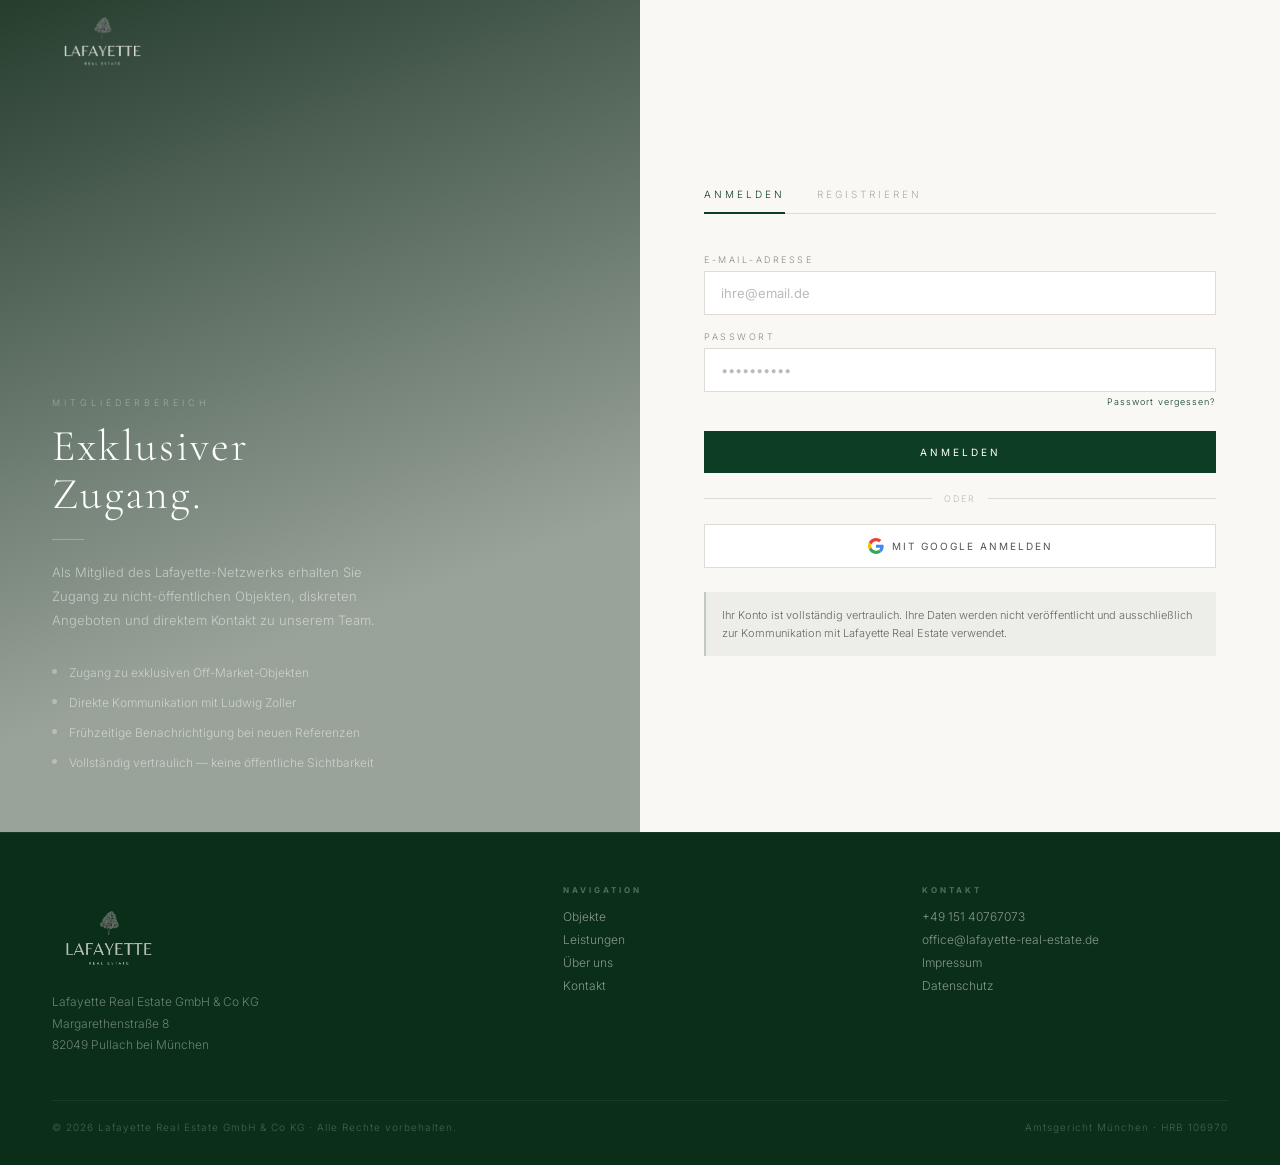
<file: anmelden.html>
<!DOCTYPE html>
<html lang="de">
<head>
  <meta charset="UTF-8">
  <meta name="viewport" content="width=device-width, initial-scale=1">
  <title>Anmelden — Lafayette Real Estate</title>
  <meta name="description" content="Mitgliederbereich — Lafayette Real Estate. Exklusiver Zugang zu Off-Market-Objekten und diskreten Immobilienangeboten.">
  <link rel="icon" href="data:,">

  <link rel="preconnect" href="https://fonts.googleapis.com">
  <link rel="preconnect" href="https://fonts.gstatic.com" crossorigin>
  <link href="https://fonts.googleapis.com/css2?family=Cormorant+Garamond:ital,wght@0,200;0,300;0,400;1,200;1,300&family=Inter:wght@300;400;500&display=swap" rel="stylesheet">

  <link rel="stylesheet" href="assets/css/variables.css">
  <link rel="stylesheet" href="assets/css/base.css">
  <link rel="stylesheet" href="assets/css/components/navbar.css">
  <link rel="stylesheet" href="assets/css/components/footer.css">
  <link rel="stylesheet" href="assets/css/components/buttons.css">
  <link rel="stylesheet" href="assets/css/components/forms.css">
  <link rel="stylesheet" href="assets/css/pages/auth.css">
</head>
<body>

  <!-- ======= NAVBAR (auth simplified) ======= -->
  <nav id="main-nav" aria-label="Hauptnavigation" class="scrolled">
    <a href="index.html" class="nav-logo">
      <img src="assets/images/lafayette_logo.png" alt="Lafayette Real Estate" class="nav-logo__img">
    </a>
    <a href="index.html" class="nav-back">← Zurück zur Website</a>
  </nav>

  <!-- ======= MAIN AUTH LAYOUT ======= -->
  <div class="auth-layout">

    <!-- LEFT: Brand panel -->
    <div class="auth-left" style="background-image: linear-gradient(160deg, rgba(8,35,18,0.88) 0%, rgba(8,35,18,0.4) 70%), url('https://images.unsplash.com/photo-1600596542815-ffad4c1539a9?w=1200&q=85');">
      <div class="auth-left-eyebrow">Mitgliederbereich</div>
      <div class="auth-left-headline">Exklusiver<br>Zugang.</div>
      <div class="auth-left-divider"></div>
      <div class="auth-left-body">Als Mitglied des Lafayette-Netzwerks erhalten Sie Zugang zu nicht-öffentlichen Objekten, diskreten Angeboten und direktem Kontakt zu unserem Team.</div>
      <div class="auth-perks">
        <div class="auth-perk">
          <div class="perk-dot"></div>
          <div class="perk-text">Zugang zu exklusiven Off-Market-Objekten</div>
        </div>
        <div class="auth-perk">
          <div class="perk-dot"></div>
          <div class="perk-text">Direkte Kommunikation mit Ludwig Zoller</div>
        </div>
        <div class="auth-perk">
          <div class="perk-dot"></div>
          <div class="perk-text">Frühzeitige Benachrichtigung bei neuen Referenzen</div>
        </div>
        <div class="auth-perk">
          <div class="perk-dot"></div>
          <div class="perk-text">Vollständig vertraulich — keine öffentliche Sichtbarkeit</div>
        </div>
      </div>
    </div>

    <!-- RIGHT: Forms panel -->
    <div class="auth-right">

      <!-- TABS -->
      <div class="auth-tabs">
        <div class="auth-tab active" data-tab="login">Anmelden</div>
        <div class="auth-tab" data-tab="register">Registrieren</div>
      </div>

      <!-- LOGIN FORM -->
      <form class="auth-form" id="form-login" action="#" method="post">

        <div class="form-group">
          <label class="form-label" for="login-email">E-Mail-Adresse</label>
          <input class="form-input" type="email" id="login-email" name="email" placeholder="ihre@email.de" required>
        </div>

        <div class="form-group">
          <label class="form-label" for="login-password">Passwort</label>
          <input class="form-input" type="password" id="login-password" name="password" placeholder="••••••••••" required>
          <a href="#" class="form-forgot">Passwort vergessen?</a>
        </div>

        <button class="btn-solid form-submit" type="submit">Anmelden</button>

        <div class="form-divider"><span>oder</span></div>

        <button type="button" class="btn-google">
          <svg width="16" height="16" viewBox="0 0 48 48" aria-hidden="true"><path fill="#EA4335" d="M24 9.5c3.54 0 6.71 1.22 9.21 3.6l6.85-6.85C35.9 2.38 30.47 0 24 0 14.62 0 6.51 5.38 2.56 13.22l7.98 6.19C12.43 13.72 17.74 9.5 24 9.5z"/><path fill="#4285F4" d="M46.98 24.55c0-1.57-.15-3.09-.38-4.55H24v9.02h12.94c-.58 2.96-2.26 5.48-4.78 7.18l7.73 6c4.51-4.18 7.09-10.36 7.09-17.65z"/><path fill="#FBBC05" d="M10.53 28.59c-.48-1.45-.76-2.99-.76-4.59s.27-3.14.76-4.59l-7.98-6.19C.92 16.46 0 20.12 0 24c0 3.88.92 7.54 2.56 10.78l7.97-6.19z"/><path fill="#34A853" d="M24 48c6.48 0 11.93-2.13 15.89-5.81l-7.73-6c-2.18 1.48-4.97 2.31-8.16 2.31-6.26 0-11.57-4.22-13.47-9.91l-7.98 6.19C6.51 42.62 14.62 48 24 48z"/></svg>
          Mit Google anmelden
        </button>

        <div class="discretion-note">
          Ihr Konto ist vollständig vertraulich. Ihre Daten werden nicht veröffentlicht und ausschließlich zur Kommunikation mit Lafayette Real Estate verwendet.
        </div>

      </form>

      <!-- REGISTRATION FORM -->
      <form class="auth-form hidden" id="form-register" action="#" method="post">

        <div class="form-group-row">
          <div class="form-group">
            <label class="form-label" for="reg-vorname">Vorname</label>
            <input class="form-input" type="text" id="reg-vorname" name="vorname" placeholder="Max" required>
          </div>
          <div class="form-group">
            <label class="form-label" for="reg-nachname">Nachname</label>
            <input class="form-input" type="text" id="reg-nachname" name="nachname" placeholder="Mustermann" required>
          </div>
        </div>

        <div class="form-group">
          <label class="form-label" for="reg-email">E-Mail-Adresse</label>
          <input class="form-input" type="email" id="reg-email" name="email" placeholder="ihre@email.de" required>
        </div>

        <div class="form-group">
          <label class="form-label" for="reg-password">Passwort</label>
          <input class="form-input" type="password" id="reg-password" name="password" placeholder="Mindestens 8 Zeichen" minlength="8" required>
        </div>

        <div class="form-group">
          <label class="form-label" for="reg-interesse">Ich bin interessiert als</label>
          <select class="form-select" id="reg-interesse" name="interesse" required>
            <option value="" disabled selected>Bitte wählen…</option>
            <option value="kaeufer">Käufer</option>
            <option value="verkaeufer">Verkäufer</option>
          </select>
        </div>

        <button class="btn-solid form-submit" type="submit">Konto erstellen</button>

        <div class="discretion-note">
          Ihre Registrierung wird manuell durch unser Team geprüft. Nach Freischaltung erhalten Sie Zugang zu exklusiven Inhalten.
        </div>

        <p class="form-footer">Mit der Registrierung stimmen Sie unserer <a href="datenschutz.html">Datenschutzerklärung</a> zu.</p>

      </form>


    </div>
  </div>

  <!-- ======= FOOTER ======= -->
  <footer class="site-footer">
    <div class="footer-top">
      <div class="footer-brand">
        <img src="assets/images/lafayette_logo.png" alt="Lafayette Real Estate" class="footer-logo__img">
        <p>Lafayette Real Estate GmbH &amp; Co KG<br>Margarethenstraße 8<br>82049 Pullach bei München</p>
      </div>
      <div class="footer-col">
        <h4>Navigation</h4>
        <a href="objekte.html">Objekte</a>
        <a href="leistungen.html">Leistungen</a>
        <a href="ueber-uns.html">Über uns</a>
        <a href="kontakt.html">Kontakt</a>
      </div>
      <div class="footer-col">
        <h4>Kontakt</h4>
        <a href="tel:+4915140767073">+49 151 40767073</a>
        <a href="mailto:office@lafayette-real-estate.de">office@lafayette-real-estate.de</a>
        <a href="impressum.html">Impressum</a>
        <a href="datenschutz.html">Datenschutz</a>
      </div>
    </div>
    <div class="footer-bottom">
      <p>© 2026 Lafayette Real Estate GmbH &amp; Co KG · Alle Rechte vorbehalten.</p>
      <p>Amtsgericht München · HRB 106970</p>
    </div>
  </footer>

  <script src="assets/js/nav.js"></script>
  <script src="assets/js/auth.js"></script>
</body>
</html>
</file>
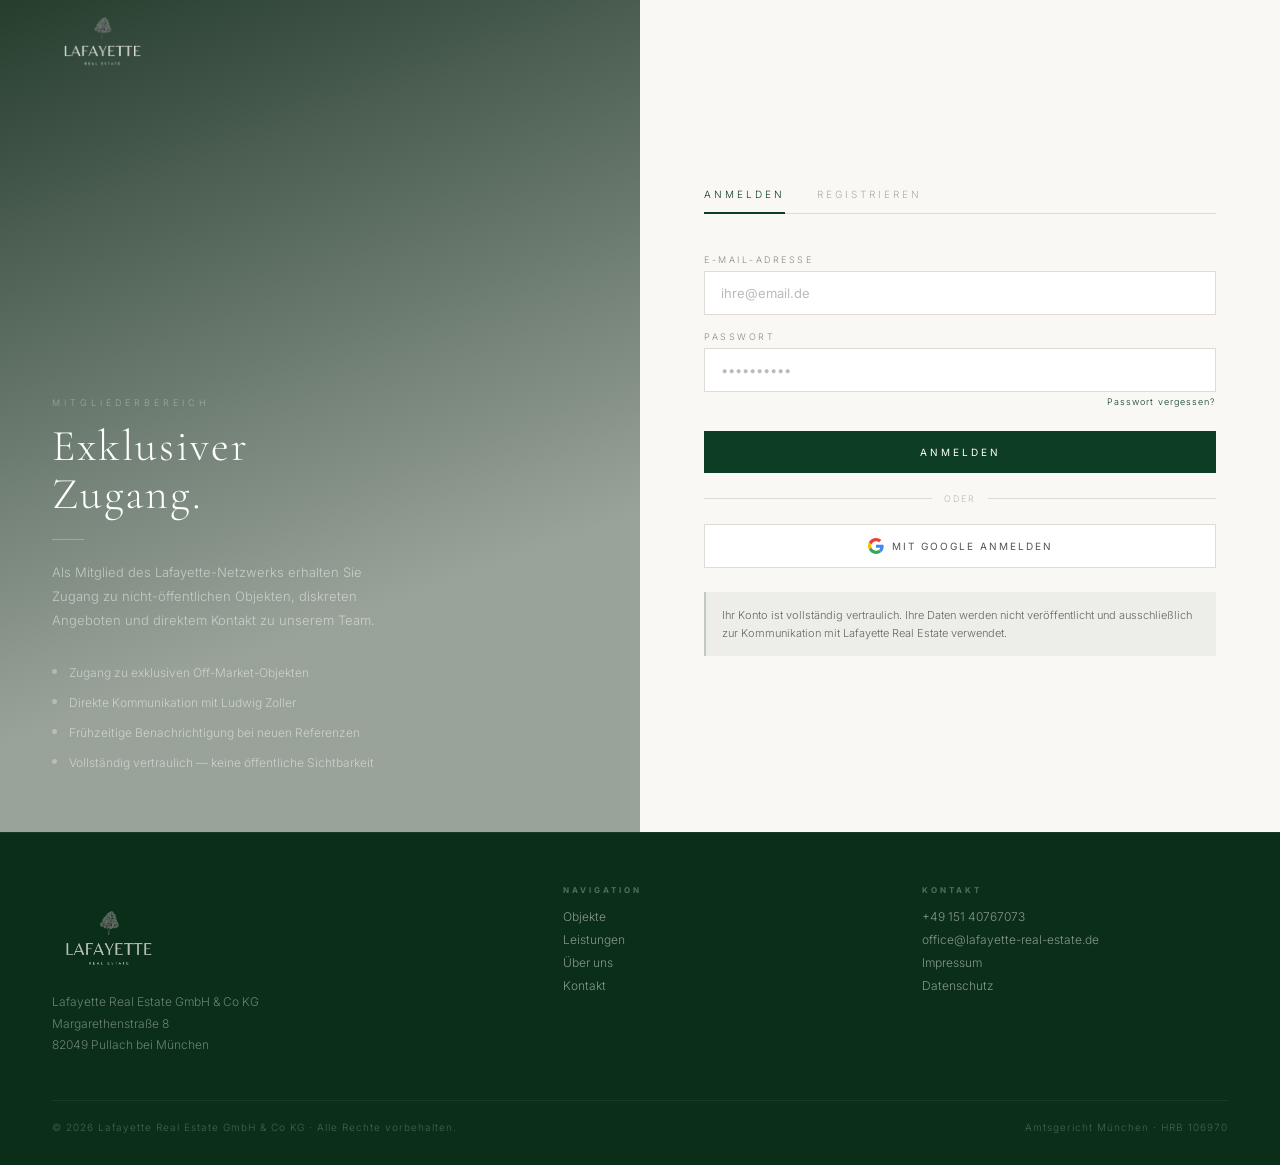
<file: dashboard-kaeufer.html>
<!DOCTYPE html>
<html lang="de">
<head>
  <meta charset="UTF-8">
  <meta name="viewport" content="width=device-width, initial-scale=1">
  <title>Mein Dashboard — Lafayette Real Estate</title>
  <link rel="icon" href="data:,">

  <link rel="preconnect" href="https://fonts.googleapis.com">
  <link rel="preconnect" href="https://fonts.gstatic.com" crossorigin>
  <link href="https://fonts.googleapis.com/css2?family=Cormorant+Garamond:ital,wght@0,200;0,300;0,400;1,200;1,300&family=Inter:wght@300;400;500&display=swap" rel="stylesheet">

  <link rel="stylesheet" href="assets/css/variables.css">
  <link rel="stylesheet" href="assets/css/base.css">
  <link rel="stylesheet" href="assets/css/components/navbar.css">
  <link rel="stylesheet" href="assets/css/pages/dashboard.css">
</head>
<body>

  <!-- ======= NAVBAR ======= -->
  <nav id="main-nav" aria-label="Hauptnavigation" class="scrolled" data-solid>
    <a href="index.html" class="nav-logo">
      <img src="assets/images/lafayette_logo.png" alt="Lafayette Real Estate" class="nav-logo__img">
    </a>
    <div class="nav-links">
      <a href="objekte.html">Objekte</a>
      <a href="leistungen.html">Leistungen</a>
      <a href="ueber-uns.html">&Uuml;ber uns</a>
      <a href="kontakt.html">Kontakt</a>
      <a href="anmelden.html" class="nav-links__cta">Anmelden</a>
    </div>
  </nav>

  <!-- ======= DASHBOARD ======= -->
  <div class="dash-layout">

    <!-- Sidebar -->
    <aside class="dash-sidebar">
      <nav class="dash-sidenav">
        <a href="dashboard-kaeufer.html" class="dash-sidenav__item active">&Uuml;bersicht</a>
        <a href="#dash-inquiries"        class="dash-sidenav__item">Anfragen</a>
        <a href="objekte.html"           class="dash-sidenav__item">Objekte</a>
      </nav>
      <button class="dash-sidenav__logout" id="dash-logout">Abmelden</button>
    </aside>

    <!-- Content -->
    <main class="dash-content">

      <!-- Welcome -->
      <section class="dash-welcome">
        <div class="dash-eyebrow">Willkommen zur&uuml;ck</div>
        <h1 class="dash-headline" id="dash-name"></h1>
      </section>

      <!-- Stats row -->
      <div class="dash-stats">
        <div class="dash-stat">
          <div class="dash-stat-num" id="dash-count-inquiries">&mdash;</div>
          <div class="dash-stat-lbl">Anfragen gesendet</div>
        </div>
        <div class="dash-stat">
          <div class="dash-stat-num">3</div>
          <div class="dash-stat-lbl">Objekte verf&uuml;gbar</div>
        </div>
        <div class="dash-stat">
          <div class="dash-stat-num">K&auml;ufer</div>
          <div class="dash-stat-lbl">Ihr Profil</div>
        </div>
      </div>

      <!-- Inquiry history -->
      <section class="dash-section" id="dash-inquiries">
        <div class="dash-section-title">Ihre Anfragen</div>
        <div id="dash-inquiry-list"></div>
      </section>

      <!-- CTA strip -->
      <div class="dash-cta">
        <div class="dash-cta-text">Neue Objekte entdecken.</div>
        <a href="objekte.html" class="dash-cta-btn">Alle Objekte ansehen</a>
      </div>

    </main>
  </div>

  <script src="assets/js/nav.js"></script>
  <script src="assets/js/auth.js"></script>
  <script src="assets/js/dashboard-kaeufer.js"></script>
</body>
</html>
</file>
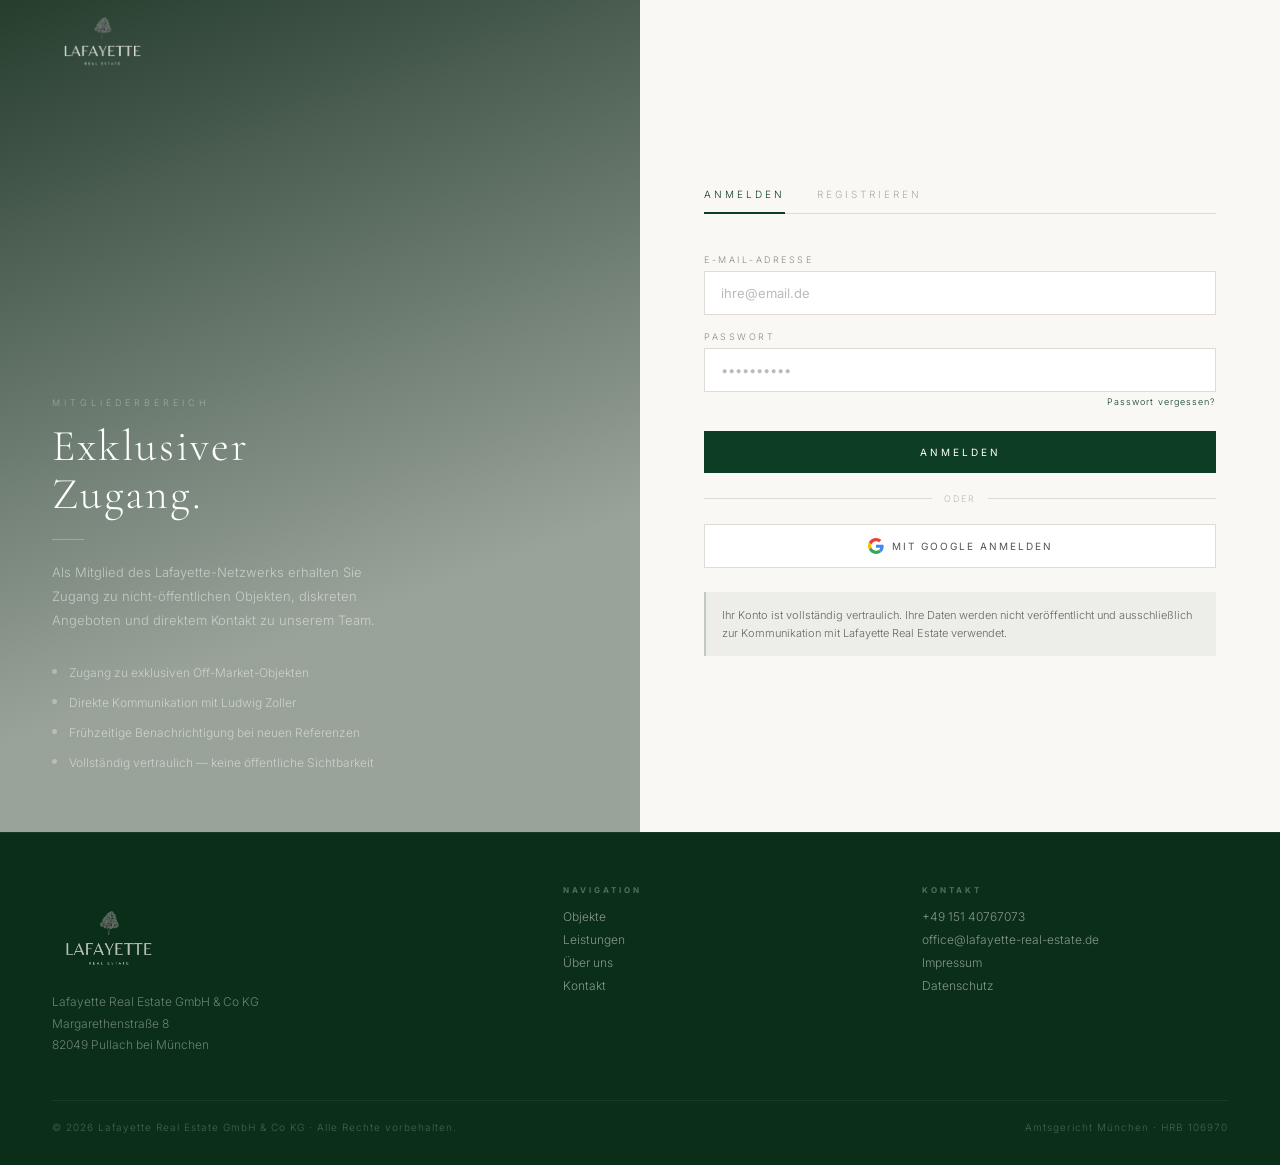
<file: dashboard-verkaeufer.html>
<!DOCTYPE html>
<html lang="de">
<head>
  <meta charset="UTF-8">
  <meta name="viewport" content="width=device-width, initial-scale=1">
  <title>Verkäufer Dashboard — Lafayette Real Estate</title>
  <link rel="icon" href="data:,">

  <link rel="preconnect" href="https://fonts.googleapis.com">
  <link rel="preconnect" href="https://fonts.gstatic.com" crossorigin>
  <link href="https://fonts.googleapis.com/css2?family=Cormorant+Garamond:ital,wght@0,200;0,300;0,400;1,200;1,300&family=Inter:wght@300;400;500&display=swap" rel="stylesheet">

  <link rel="stylesheet" href="assets/css/variables.css">
  <link rel="stylesheet" href="assets/css/base.css">
  <link rel="stylesheet" href="assets/css/components/navbar.css">
  <link rel="stylesheet" href="assets/css/pages/dashboard.css">
</head>
<body>

  <!-- ======= NAVBAR ======= -->
  <nav id="main-nav" aria-label="Hauptnavigation" class="scrolled" data-solid>
    <a href="index.html" class="nav-logo">
      <img src="assets/images/lafayette_logo.png" alt="Lafayette Real Estate" class="nav-logo__img">
    </a>
    <div class="nav-links">
      <a href="objekte.html">Objekte</a>
      <a href="leistungen.html">Leistungen</a>
      <a href="ueber-uns.html">&Uuml;ber uns</a>
      <a href="kontakt.html">Kontakt</a>
      <a href="anmelden.html" class="nav-links__cta">Anmelden</a>
    </div>
  </nav>

  <!-- ======= DASHBOARD ======= -->
  <div class="dash-layout">

    <!-- Sidebar -->
    <aside class="dash-sidebar">
      <nav class="dash-sidenav">
        <a href="#"                class="dash-sidenav__item active">&Uuml;bersicht</a>
        <a href="#dash-properties" class="dash-sidenav__item">Meine Objekte</a>
        <a href="#dash-inquiries"  class="dash-sidenav__item">Anfragen</a>
      </nav>
      <button class="dash-sidenav__logout" id="dash-logout">Abmelden</button>
    </aside>

    <!-- Content -->
    <main class="dash-content">

      <!-- Welcome -->
      <section class="dash-welcome">
        <div class="dash-eyebrow">Willkommen zur&uuml;ck</div>
        <h1 class="dash-headline" id="dash-name"></h1>
      </section>

      <!-- Stats row -->
      <div class="dash-stats">
        <div class="dash-stat">
          <div class="dash-stat-num">3</div>
          <div class="dash-stat-lbl">Objekte inseriert</div>
        </div>
        <div class="dash-stat">
          <div class="dash-stat-num" id="dash-count-inquiries">&mdash;</div>
          <div class="dash-stat-lbl">Anfragen eingegangen</div>
        </div>
        <div class="dash-stat">
          <div class="dash-stat-num">Verk&auml;ufer</div>
          <div class="dash-stat-lbl">Ihr Profil</div>
        </div>
      </div>

      <!-- Meine Objekte -->
      <section class="dash-section" id="dash-properties">
        <div class="dash-section-title">Meine Objekte</div>
        <div class="dash-prop-grid" id="dash-prop-grid"></div>
      </section>

      <!-- Eingegangene Anfragen -->
      <section class="dash-section" id="dash-inquiries">
        <div class="dash-section-title">Eingegangene Anfragen</div>
        <div id="dash-filter-bar" class="dash-filter-bar hidden">
          <span id="dash-filter-label"></span>
          <button class="dash-filter-clear" id="dash-filter-clear">Alle anzeigen &times;</button>
        </div>
        <div id="dash-inquiry-list"></div>
      </section>

      <!-- CTA strip -->
      <div class="dash-cta">
        <div class="dash-cta-text">Neues Objekt einreichen.</div>
        <a href="kontakt.html" class="dash-cta-btn">Kontakt aufnehmen &rarr;</a>
      </div>

    </main>
  </div>

  <script src="assets/js/nav.js"></script>
  <script src="assets/js/auth.js"></script>
  <script src="assets/js/dashboard-verkaeufer.js"></script>
</body>
</html>
</file>
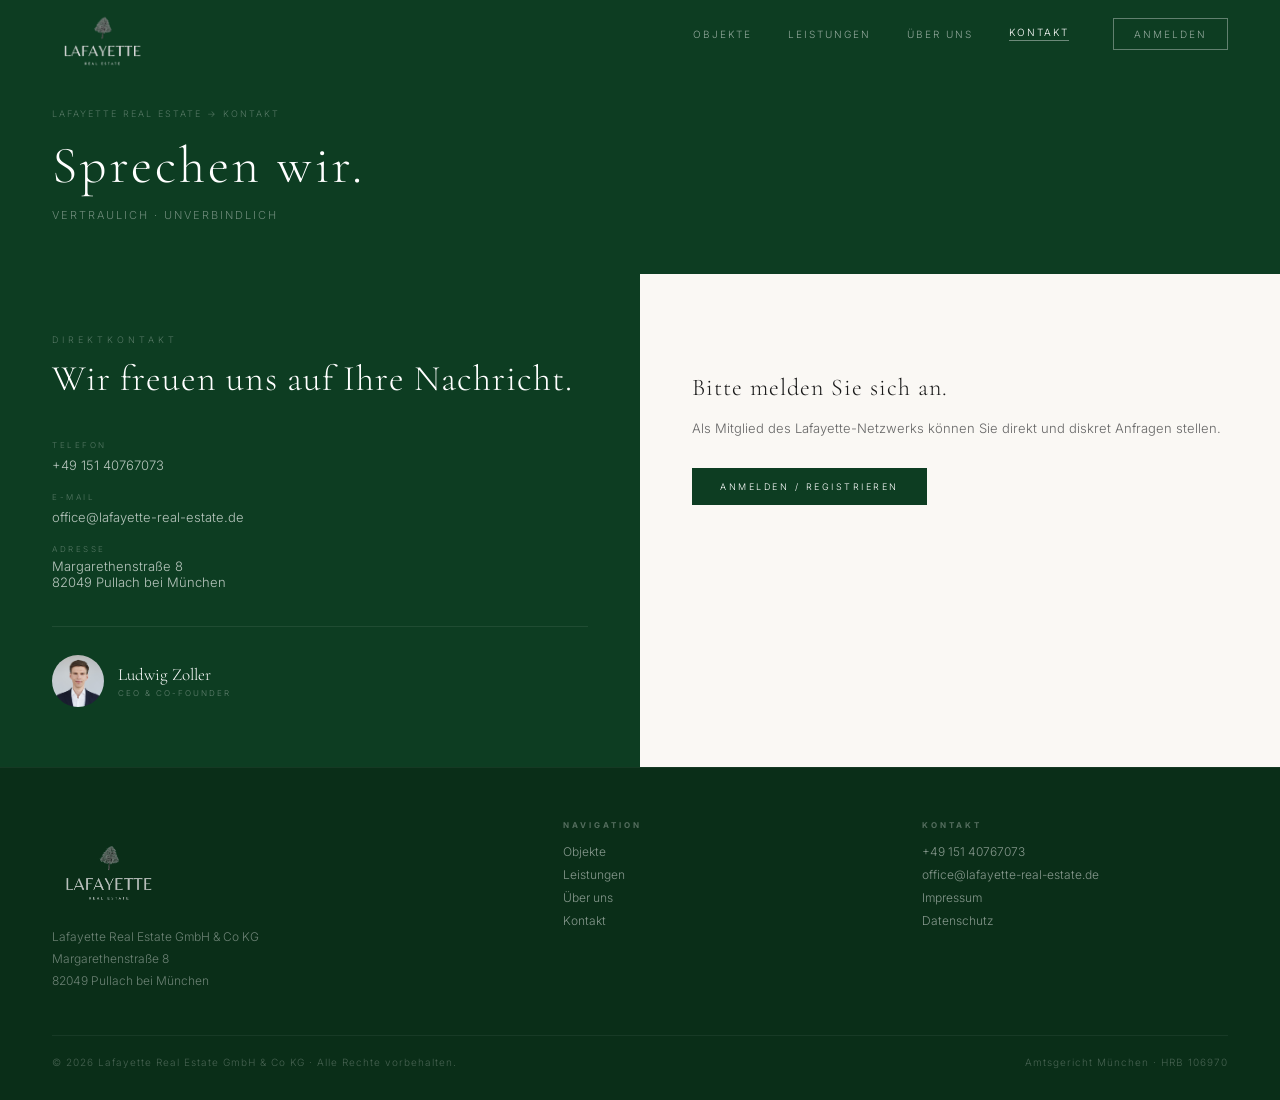
<file: kontakt.html>
<!DOCTYPE html>
<html lang="de">
<head>
  <meta charset="UTF-8">
  <meta name="viewport" content="width=device-width, initial-scale=1">
  <title>Kontakt — Lafayette Real Estate</title>
  <meta name="description" content="Nehmen Sie Kontakt auf — Lafayette Real Estate. Vertraulich und unverbindlich. +49 151 40767073 · office@lafayette-real-estate.de">
  <link rel="icon" href="data:,">

  <link rel="preconnect" href="https://fonts.googleapis.com">
  <link rel="preconnect" href="https://fonts.gstatic.com" crossorigin>
  <link href="https://fonts.googleapis.com/css2?family=Cormorant+Garamond:ital,wght@0,200;0,300;0,400;1,200;1,300&family=Inter:wght@300;400;500&display=swap" rel="stylesheet">

  <link rel="stylesheet" href="assets/css/variables.css">
  <link rel="stylesheet" href="assets/css/base.css">
  <link rel="stylesheet" href="assets/css/components/navbar.css">
  <link rel="stylesheet" href="assets/css/components/footer.css">
  <link rel="stylesheet" href="assets/css/components/buttons.css">
  <link rel="stylesheet" href="assets/css/components/forms.css">
  <link rel="stylesheet" href="assets/css/components/page-hero.css">
  <link rel="stylesheet" href="assets/css/pages/kontakt.css">
</head>
<body>

  <!-- ======= NAVBAR ======= -->
  <nav id="main-nav" aria-label="Hauptnavigation">
    <a href="index.html" class="nav-logo">
      <img src="assets/images/lafayette_logo.png" alt="Lafayette Real Estate" class="nav-logo__img">
    </a>
    <div class="nav-links">
      <a href="objekte.html">Objekte</a>
      <a href="leistungen.html">Leistungen</a>
      <a href="ueber-uns.html">Über uns</a>
      <a href="kontakt.html" class="active">Kontakt</a>
      <a href="anmelden.html" class="nav-links__cta">Anmelden</a>
    </div>
  </nav>

  <!-- ======= PAGE HERO ======= -->
  <header class="page-hero">
    <div class="page-hero__breadcrumb">Lafayette Real Estate → Kontakt</div>
    <h1 class="page-hero__title">Sprechen wir.</h1>
    <div class="page-hero__subtitle">Vertraulich · Unverbindlich</div>
  </header>

  <!-- ======= KONTAKT SPLIT LAYOUT ======= -->
  <main>
    <div class="kontakt-grid">

      <!-- LEFT: Contact info -->
      <div class="kontakt-info">
        <div>
          <div class="k-label">Direktkontakt</div>
          <div class="k-title">Wir freuen uns auf Ihre Nachricht.</div>
          <div class="contact-detail">
            <div class="cd-item">
              <div class="cd-type">Telefon</div>
              <a class="cd-val" href="tel:+4915140767073">+49 151 40767073</a>
            </div>
            <div class="cd-item">
              <div class="cd-type">E-Mail</div>
              <a class="cd-val" href="mailto:office@lafayette-real-estate.de">office@lafayette-real-estate.de</a>
            </div>
            <div class="cd-item">
              <div class="cd-type">Adresse</div>
              <div class="cd-val">Margarethenstraße 8<br>82049 Pullach bei München</div>
            </div>
          </div>
        </div>
        <div class="person-mini">
          <div class="person-mini-img">
            <img src="assets/images/ludwig_company.jpg" alt="Ludwig Zoller">
          </div>
          <div>
            <div class="person-mini-name">Ludwig Zoller</div>
            <div class="person-mini-role">CEO &amp; Co-Founder</div>
          </div>
        </div>
      </div>

      <!-- RIGHT: Contact form -->
      <div class="kontakt-form" id="k-form-wrap">
        <div class="section-label">Anfrage senden</div>
        <form class="k-form" id="k-form" action="#" method="post">

          <div class="k-form-row">
            <div class="form-group">
              <label class="form-label" for="k-vorname">Vorname</label>
              <input class="form-input" type="text" id="k-vorname" name="vorname" placeholder="Max" required>
            </div>
            <div class="form-group">
              <label class="form-label" for="k-nachname">Nachname</label>
              <input class="form-input" type="text" id="k-nachname" name="nachname" placeholder="Mustermann" required>
            </div>
          </div>

          <div class="form-group">
            <label class="form-label" for="k-email">E-Mail</label>
            <input class="form-input" type="email" id="k-email" name="email" placeholder="max@beispiel.de" required>
          </div>

          <div class="form-group">
            <label class="form-label" for="k-property">Objekt (optional)</label>
            <select class="form-select" id="k-property" name="property">
              <option value="">Kein bestimmtes Objekt</option>
              <option value="Prestige Villa München-Harlaching">Prestige Villa München-Harlaching</option>
              <option value="Mehrfamilienhaus Oberhaching">Mehrfamilienhaus Oberhaching</option>
              <option value="Residential Mallorca">Residential Mallorca</option>
            </select>
          </div>

          <div class="form-group">
            <label class="form-label" for="k-nachricht">Ihre Nachricht</label>
            <textarea class="form-textarea" id="k-nachricht" name="nachricht" rows="5" placeholder="Beschreiben Sie kurz Ihr Anliegen…" required></textarea>
          </div>

          <button class="k-submit" type="submit">Anfrage absenden</button>

          <p class="k-privacy">Ihre Daten werden vertraulich behandelt und nicht an Dritte weitergegeben.</p>

        </form>
      </div>

    </div>
  </main>

  <!-- ======= FOOTER ======= -->
  <footer class="site-footer">
    <div class="footer-top">
      <div class="footer-brand">
        <img src="assets/images/lafayette_logo.png" alt="Lafayette Real Estate" class="footer-logo__img">
        <p>Lafayette Real Estate GmbH &amp; Co KG<br>Margarethenstraße 8<br>82049 Pullach bei München</p>
      </div>
      <div class="footer-col">
        <h4>Navigation</h4>
        <a href="objekte.html">Objekte</a>
        <a href="leistungen.html">Leistungen</a>
        <a href="ueber-uns.html">Über uns</a>
        <a href="kontakt.html">Kontakt</a>
      </div>
      <div class="footer-col">
        <h4>Kontakt</h4>
        <a href="tel:+4915140767073">+49 151 40767073</a>
        <a href="mailto:office@lafayette-real-estate.de">office@lafayette-real-estate.de</a>
        <a href="impressum.html">Impressum</a>
        <a href="datenschutz.html">Datenschutz</a>
      </div>
    </div>
    <div class="footer-bottom">
      <p>© 2026 Lafayette Real Estate GmbH &amp; Co KG · Alle Rechte vorbehalten.</p>
      <p>Amtsgericht München · HRB 106970</p>
    </div>
  </footer>

  <script src="assets/js/nav.js"></script>
  <script src="assets/js/auth.js"></script>
  <script src="assets/js/contact-gate.js"></script>
</body>
</html>
</file>
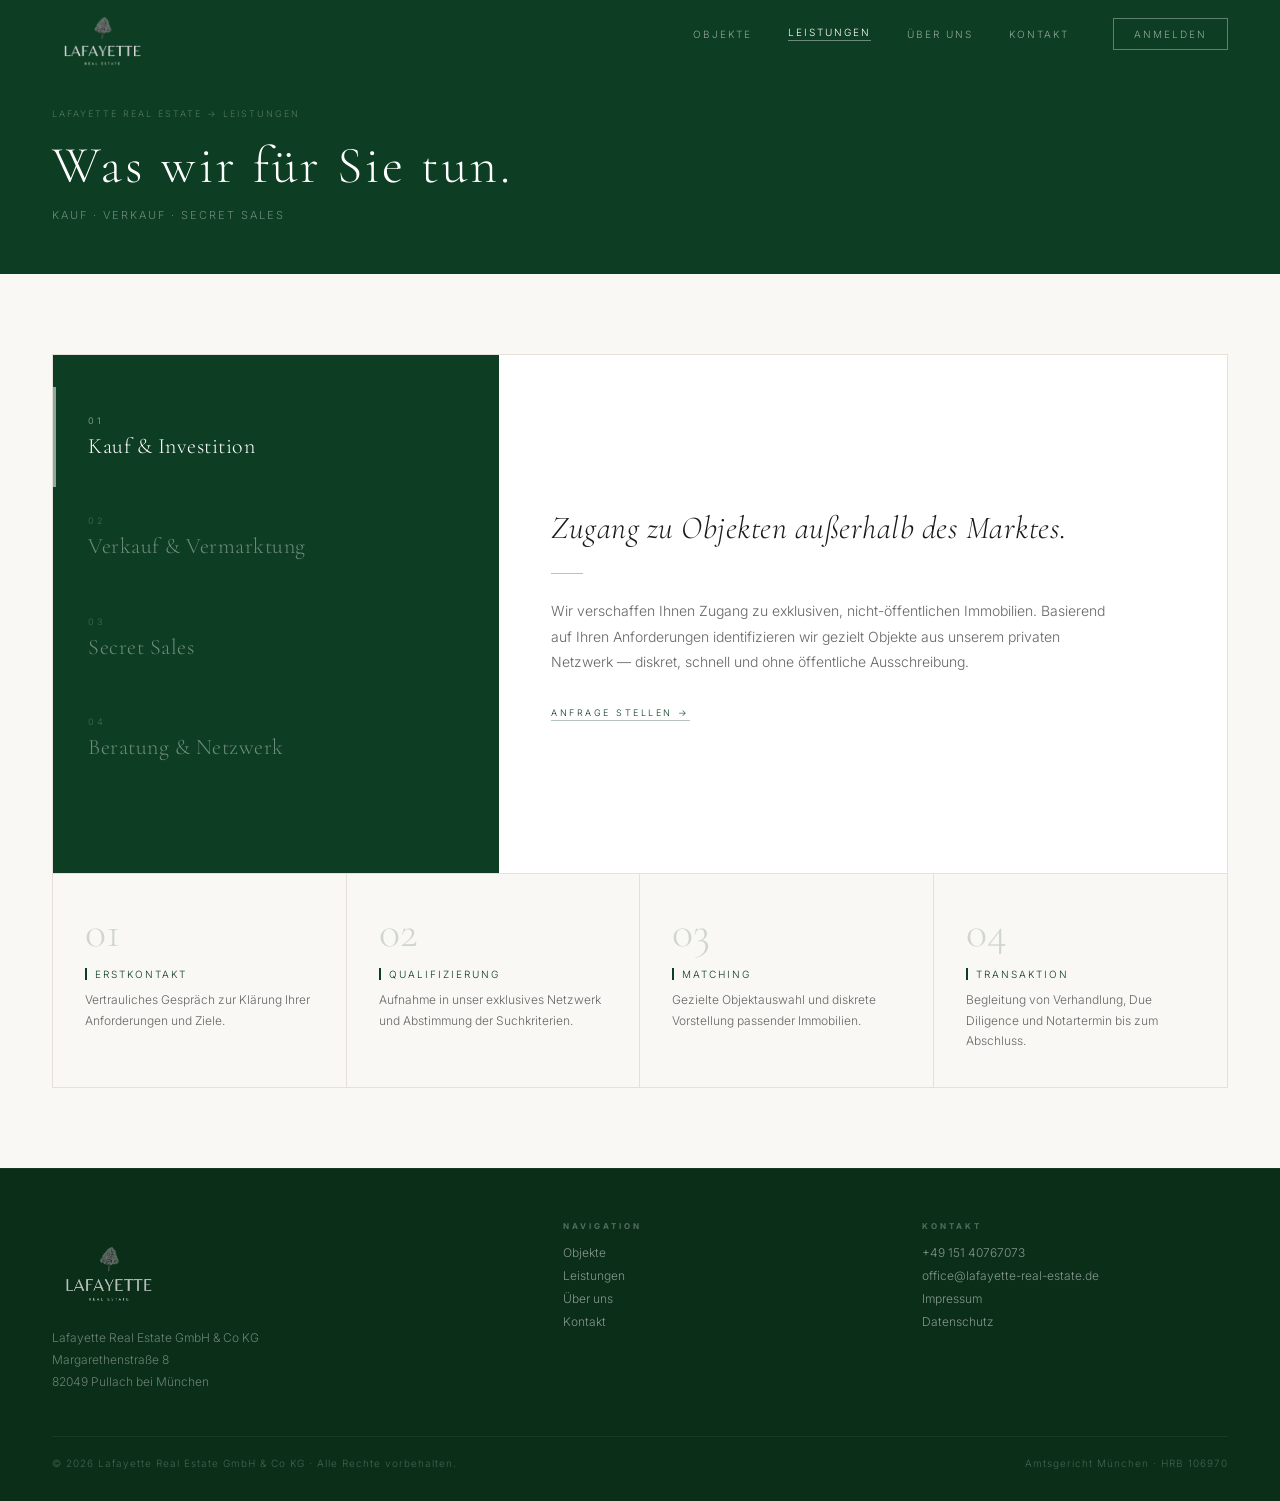
<file: leistungen.html>
<!DOCTYPE html>
<html lang="de">
<head>
  <meta charset="UTF-8">
  <meta name="viewport" content="width=device-width, initial-scale=1">
  <title>Leistungen — Lafayette Real Estate</title>
  <meta name="description" content="Kauf, Verkauf und Secret Sales — Lafayette Real Estate bietet diskrete Immobiliendienstleistungen für HNWIs, Family Offices, Fonds und CEOs.">
  <link rel="icon" href="data:,">

  <link rel="preconnect" href="https://fonts.googleapis.com">
  <link rel="preconnect" href="https://fonts.gstatic.com" crossorigin>
  <link href="https://fonts.googleapis.com/css2?family=Cormorant+Garamond:ital,wght@0,200;0,300;0,400;1,200;1,300&family=Inter:wght@300;400;500&display=swap" rel="stylesheet">

  <link rel="stylesheet" href="assets/css/variables.css">
  <link rel="stylesheet" href="assets/css/base.css">
  <link rel="stylesheet" href="assets/css/components/navbar.css">
  <link rel="stylesheet" href="assets/css/components/footer.css">
  <link rel="stylesheet" href="assets/css/components/buttons.css">
  <link rel="stylesheet" href="assets/css/components/page-hero.css">
  <link rel="stylesheet" href="assets/css/pages/leistungen.css">
</head>
<body>

  <!-- ======= NAVBAR ======= -->
  <nav id="main-nav" aria-label="Hauptnavigation">
    <a href="index.html" class="nav-logo">
      <img src="assets/images/lafayette_logo.png" alt="Lafayette Real Estate" class="nav-logo__img">
    </a>
    <div class="nav-links">
      <a href="objekte.html">Objekte</a>
      <a href="leistungen.html" class="active">Leistungen</a>
      <a href="ueber-uns.html">Über uns</a>
      <a href="kontakt.html">Kontakt</a>
      <a href="anmelden.html" class="nav-links__cta">Anmelden</a>
    </div>
  </nav>

  <!-- ======= PAGE HERO ======= -->
  <header class="page-hero">
    <div class="page-hero__breadcrumb">Lafayette Real Estate → Leistungen</div>
    <h1 class="page-hero__title">Was wir für Sie tun.</h1>
    <div class="page-hero__subtitle">Kauf · Verkauf · Secret Sales</div>
  </header>

  <!-- ======= SPLIT PANEL ======= -->
  <main>
    <section class="section cream">

      <div class="leist-split">

        <!-- Left: service nav -->
        <nav class="leist-nav" aria-label="Leistungen Navigation">
          <button class="leist-nav__item active" data-target="01">
            <span class="leist-nav__num">01</span>
            <span class="leist-nav__name">Kauf &amp; Investition</span>
          </button>
          <button class="leist-nav__item" data-target="02">
            <span class="leist-nav__num">02</span>
            <span class="leist-nav__name">Verkauf &amp; Vermarktung</span>
          </button>
          <button class="leist-nav__item" data-target="03">
            <span class="leist-nav__num">03</span>
            <span class="leist-nav__name">Secret Sales</span>
          </button>
          <button class="leist-nav__item" data-target="04">
            <span class="leist-nav__num">04</span>
            <span class="leist-nav__name">Beratung &amp; Netzwerk</span>
          </button>
        </nav>

        <!-- Right: content panels -->
        <div class="leist-content">

          <div class="leist-panel active" id="leist-01">
            <div class="leist-panel__tagline">Zugang zu Objekten außerhalb des Marktes.</div>
            <div class="leist-panel__divider"></div>
            <p class="leist-panel__body">Wir verschaffen Ihnen Zugang zu exklusiven, nicht-öffentlichen Immobilien. Basierend auf Ihren Anforderungen identifizieren wir gezielt Objekte aus unserem privaten Netzwerk — diskret, schnell und ohne öffentliche Ausschreibung.</p>
            <a href="kontakt.html" class="leist-panel__cta" data-gate="contact">Anfrage stellen →</a>
          </div>

          <div class="leist-panel" id="leist-02">
            <div class="leist-panel__tagline">Ihre Immobilie. Unser Netzwerk. Kein Kompromiss.</div>
            <div class="leist-panel__divider"></div>
            <p class="leist-panel__body">Ihre Immobilie verdient eine Vermarktung auf höchstem Niveau. Wir entwickeln eine individuelle Strategie, sprechen qualifizierte Interessenten direkt an und begleiten den gesamten Transaktionsprozess.</p>
            <a href="kontakt.html" class="leist-panel__cta" data-gate="contact">Anfrage stellen →</a>
          </div>

          <div class="leist-panel" id="leist-03">
            <div class="leist-panel__tagline">Diskretion ohne Ausnahme.</div>
            <div class="leist-panel__divider"></div>
            <p class="leist-panel__body">Kauf und Verkauf außerhalb des Marktes — ausschließlich für HNWIs, Family Offices, Fonds und CEOs im deutschsprachigen Raum. Keine öffentliche Bekanntmachung. Keine Kompromisse bei Diskretion.</p>
            <a href="kontakt.html" class="leist-panel__cta" data-gate="contact">Anfrage stellen →</a>
          </div>

          <div class="leist-panel" id="leist-04">
            <div class="leist-panel__tagline">Von der ersten Anfrage bis zum Notartermin.</div>
            <div class="leist-panel__divider"></div>
            <p class="leist-panel__body">Von der ersten Markteinschätzung bis zur notariellen Beurkundung stehen wir Ihnen als verlässlicher Partner zur Seite. Unser Netzwerk aus Rechtsanwälten, Notaren und Finanzierungspartnern ermöglicht ganzheitliche Begleitung.</p>
            <a href="kontakt.html" class="leist-panel__cta" data-gate="contact">Anfrage stellen →</a>
          </div>

        </div>

      </div>

      <!-- ======= PROCESS BAR ======= -->
      <div class="process-steps">
        <div class="process-step">
          <div class="process-step-num">01</div>
          <div class="process-step-name">Erstkontakt</div>
          <p class="process-step-desc">Vertrauliches Gespräch zur Klärung Ihrer Anforderungen und Ziele.</p>
        </div>
        <div class="process-step">
          <div class="process-step-num">02</div>
          <div class="process-step-name">Qualifizierung</div>
          <p class="process-step-desc">Aufnahme in unser exklusives Netzwerk und Abstimmung der Suchkriterien.</p>
        </div>
        <div class="process-step">
          <div class="process-step-num">03</div>
          <div class="process-step-name">Matching</div>
          <p class="process-step-desc">Gezielte Objektauswahl und diskrete Vorstellung passender Immobilien.</p>
        </div>
        <div class="process-step">
          <div class="process-step-num">04</div>
          <div class="process-step-name">Transaktion</div>
          <p class="process-step-desc">Begleitung von Verhandlung, Due Diligence und Notartermin bis zum Abschluss.</p>
        </div>
      </div>

    </section>
  </main>

  <!-- ======= FOOTER ======= -->
  <footer class="site-footer">
    <div class="footer-top">
      <div class="footer-brand">
        <img src="assets/images/lafayette_logo.png" alt="Lafayette Real Estate" class="footer-logo__img">
        <p>Lafayette Real Estate GmbH &amp; Co KG<br>Margarethenstraße 8<br>82049 Pullach bei München</p>
      </div>
      <div class="footer-col">
        <h4>Navigation</h4>
        <a href="objekte.html">Objekte</a>
        <a href="leistungen.html">Leistungen</a>
        <a href="ueber-uns.html">Über uns</a>
        <a href="kontakt.html">Kontakt</a>
      </div>
      <div class="footer-col">
        <h4>Kontakt</h4>
        <a href="tel:+4915140767073">+49 151 40767073</a>
        <a href="mailto:office@lafayette-real-estate.de">office@lafayette-real-estate.de</a>
        <a href="impressum.html">Impressum</a>
        <a href="datenschutz.html">Datenschutz</a>
      </div>
    </div>
    <div class="footer-bottom">
      <p>© 2026 Lafayette Real Estate GmbH &amp; Co KG · Alle Rechte vorbehalten.</p>
      <p>Amtsgericht München · HRB 106970</p>
    </div>
  </footer>

  <script src="assets/js/nav.js"></script>
  <script src="assets/js/auth.js"></script>
  <script src="assets/js/leistungen.js"></script>
  <script src="assets/js/contact-gate.js"></script>
</body>
</html>
</file>
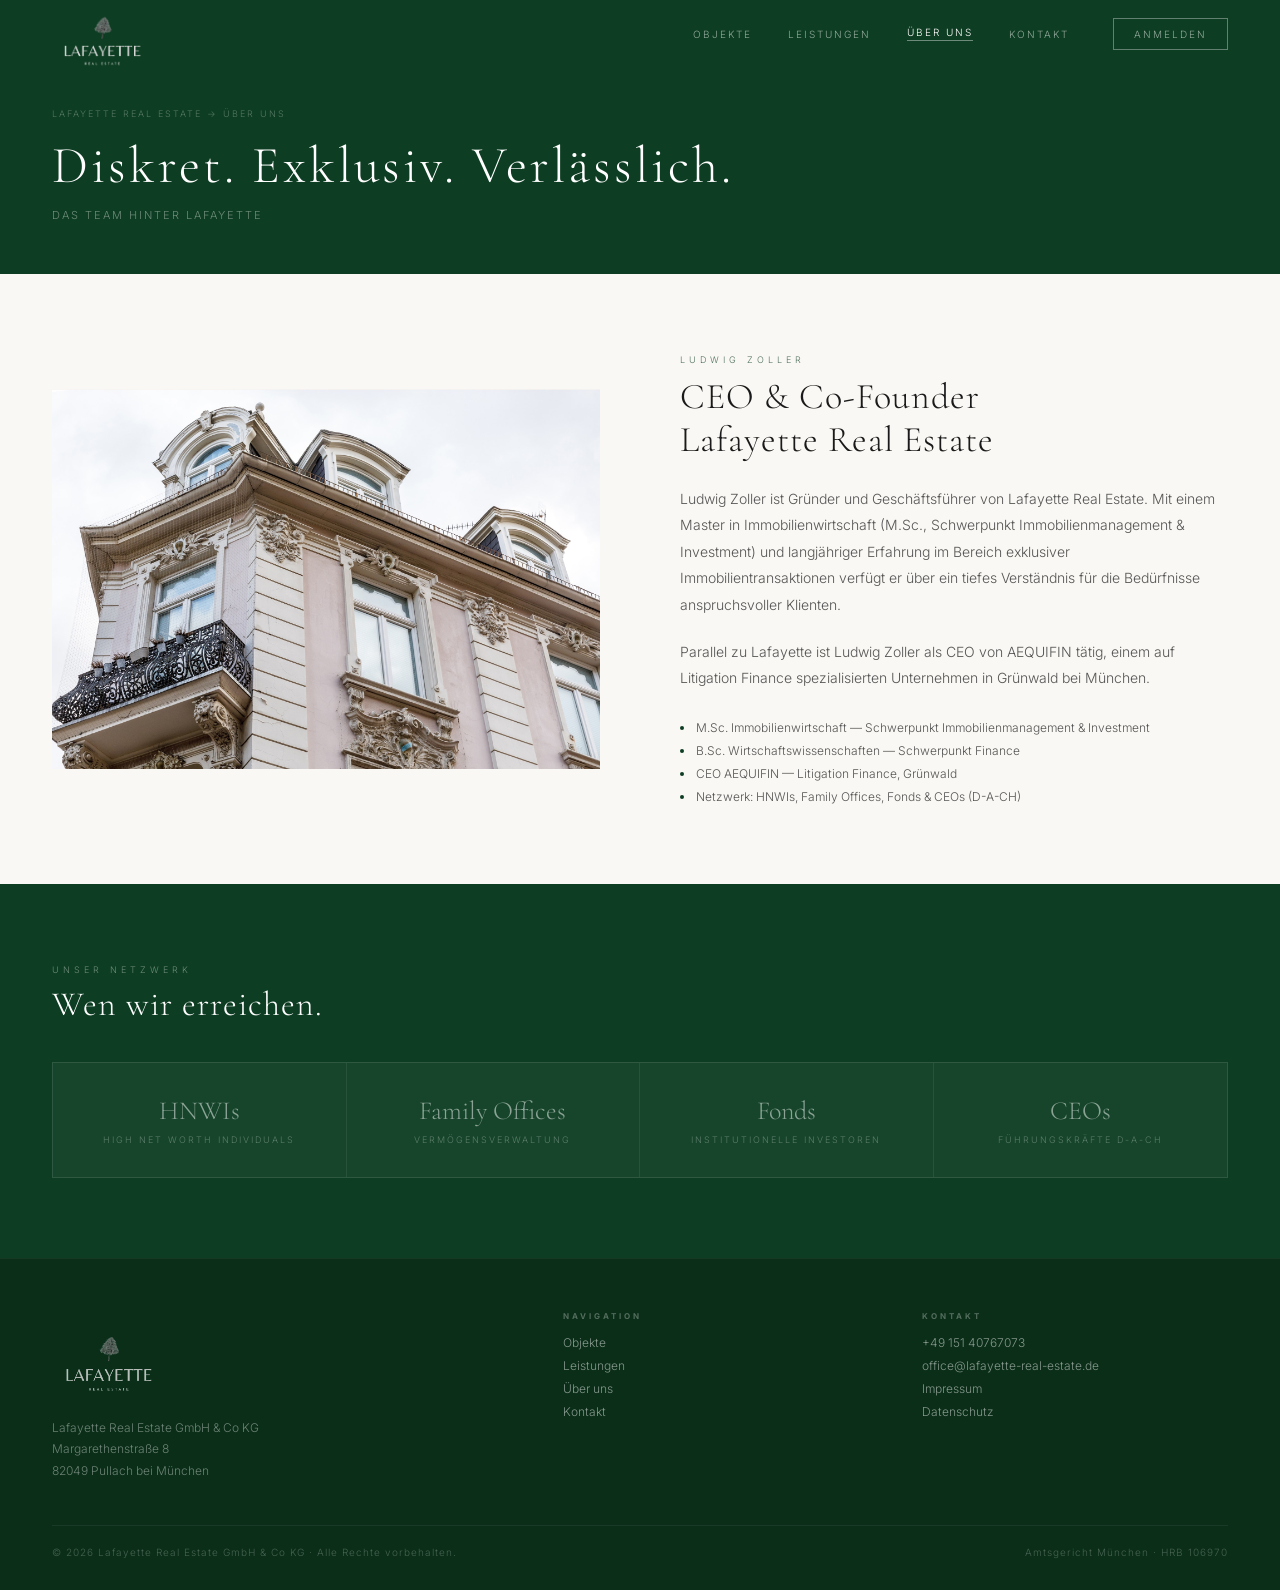
<file: ueber-uns.html>
<!DOCTYPE html>
<html lang="de">
<head>
  <meta charset="UTF-8">
  <meta name="viewport" content="width=device-width, initial-scale=1">
  <title>Über uns — Lafayette Real Estate</title>
  <meta name="description" content="Ludwig Zoller — CEO und Co-Founder von Lafayette Real Estate. Exklusive Immobilien für HNWIs, Family Offices, Fonds und CEOs im deutschsprachigen Raum.">
  <link rel="icon" href="data:,">

  <link rel="preconnect" href="https://fonts.googleapis.com">
  <link rel="preconnect" href="https://fonts.gstatic.com" crossorigin>
  <link href="https://fonts.googleapis.com/css2?family=Cormorant+Garamond:ital,wght@0,200;0,300;0,400;1,200;1,300&family=Inter:wght@300;400;500&display=swap" rel="stylesheet">

  <link rel="stylesheet" href="assets/css/variables.css">
  <link rel="stylesheet" href="assets/css/base.css">
  <link rel="stylesheet" href="assets/css/components/navbar.css">
  <link rel="stylesheet" href="assets/css/components/footer.css">
  <link rel="stylesheet" href="assets/css/components/buttons.css">
  <link rel="stylesheet" href="assets/css/components/page-hero.css">
  <link rel="stylesheet" href="assets/css/pages/ueber-uns.css">
</head>
<body>

  <!-- ======= NAVBAR ======= -->
  <nav id="main-nav" aria-label="Hauptnavigation">
    <a href="index.html" class="nav-logo">
      <img src="assets/images/lafayette_logo.png" alt="Lafayette Real Estate" class="nav-logo__img">
    </a>
    <div class="nav-links">
      <a href="objekte.html">Objekte</a>
      <a href="leistungen.html">Leistungen</a>
      <a href="ueber-uns.html" class="active">Über uns</a>
      <a href="kontakt.html">Kontakt</a>
      <a href="anmelden.html" class="nav-links__cta">Anmelden</a>
    </div>
  </nav>

  <!-- ======= PAGE HERO ======= -->
  <header class="page-hero">
    <div class="page-hero__breadcrumb">Lafayette Real Estate → Über uns</div>
    <h1 class="page-hero__title">Diskret. Exklusiv. Verlässlich.</h1>
    <div class="page-hero__subtitle">Das Team hinter Lafayette</div>
  </header>

  <main>

    <!-- ======= ABOUT INTRO ======= -->
    <section class="section cream">
      <div class="about-intro">

        <div class="about-img">
          <img src="assets/images/property_6_1.jpeg" alt="Lafayette Real Estate — Exklusive Immobilie">
        </div>

        <div class="about-text">
          <div class="section-label">Ludwig Zoller</div>
          <h2 class="about-title">CEO &amp; Co-Founder<br>Lafayette Real Estate</h2>
          <p class="about-body">Ludwig Zoller ist Gründer und Geschäftsführer von Lafayette Real Estate. Mit einem Master in Immobilienwirtschaft (M.Sc., Schwerpunkt Immobilienmanagement &amp; Investment) und langjähriger Erfahrung im Bereich exklusiver Immobilientransaktionen verfügt er über ein tiefes Verständnis für die Bedürfnisse anspruchsvoller Klienten.</p>
          <p class="about-body">Parallel zu Lafayette ist Ludwig Zoller als CEO von AEQUIFIN tätig, einem auf Litigation Finance spezialisierten Unternehmen in Grünwald bei München.</p>
          <div class="about-credentials">
            <div class="cred-item">
              <div class="cred-dot"></div>
              <span>M.Sc. Immobilienwirtschaft — Schwerpunkt Immobilienmanagement &amp; Investment</span>
            </div>
            <div class="cred-item">
              <div class="cred-dot"></div>
              <span>B.Sc. Wirtschaftswissenschaften — Schwerpunkt Finance</span>
            </div>
            <div class="cred-item">
              <div class="cred-dot"></div>
              <span>CEO AEQUIFIN — Litigation Finance, Grünwald</span>
            </div>
            <div class="cred-item">
              <div class="cred-dot"></div>
              <span>Netzwerk: HNWIs, Family Offices, Fonds &amp; CEOs (D-A-CH)</span>
            </div>
          </div>
        </div>

      </div>
    </section>

    <!-- ======= NETWORK STRIP ======= -->
    <section class="section green">
      <div class="section-label section-label--light">Unser Netzwerk</div>
      <h2 class="sec-title light">Wen wir erreichen.</h2>
      <div class="network-strip">
        <div class="network-item">
          <div class="network-icon">HNWIs</div>
          <div class="network-label">High Net Worth Individuals</div>
        </div>
        <div class="network-item">
          <div class="network-icon">Family Offices</div>
          <div class="network-label">Vermögensverwaltung</div>
        </div>
        <div class="network-item">
          <div class="network-icon">Fonds</div>
          <div class="network-label">Institutionelle Investoren</div>
        </div>
        <div class="network-item">
          <div class="network-icon">CEOs</div>
          <div class="network-label">Führungskräfte D-A-CH</div>
        </div>
      </div>
    </section>

  </main>

  <!-- ======= FOOTER ======= -->
  <footer class="site-footer">
    <div class="footer-top">
      <div class="footer-brand">
        <img src="assets/images/lafayette_logo.png" alt="Lafayette Real Estate" class="footer-logo__img">
        <p>Lafayette Real Estate GmbH &amp; Co KG<br>Margarethenstraße 8<br>82049 Pullach bei München</p>
      </div>
      <div class="footer-col">
        <h4>Navigation</h4>
        <a href="objekte.html">Objekte</a>
        <a href="leistungen.html">Leistungen</a>
        <a href="ueber-uns.html">Über uns</a>
        <a href="kontakt.html">Kontakt</a>
      </div>
      <div class="footer-col">
        <h4>Kontakt</h4>
        <a href="tel:+4915140767073">+49 151 40767073</a>
        <a href="mailto:office@lafayette-real-estate.de">office@lafayette-real-estate.de</a>
        <a href="impressum.html">Impressum</a>
        <a href="datenschutz.html">Datenschutz</a>
      </div>
    </div>
    <div class="footer-bottom">
      <p>© 2026 Lafayette Real Estate GmbH &amp; Co KG · Alle Rechte vorbehalten.</p>
      <p>Amtsgericht München · HRB 106970</p>
    </div>
  </footer>

  <script src="assets/js/nav.js"></script>
  <script src="assets/js/auth.js"></script>
</body>
</html>
</file>
<file: assets/css/variables.css>
:root {
  --color-green:       #0D3D22;
  --color-green-dark:  #0A2E18;
  --color-cream:       #FAF8F4;
  --color-white:       #FFFFFF;
  --color-charcoal:    #1A1A1A;
  --color-gold:        #C9A96E;
  --color-border:      #E5E0D8;
  --color-text-muted:  #666666;
  --color-text-light:  rgba(255,255,255,0.75);
  --color-text-faint:  rgba(255,255,255,0.4);

  --font-display: 'Cormorant Garamond', Georgia, serif;
  --font-body:    'Inter', -apple-system, sans-serif;

  --space-xs:  8px;
  --space-sm:  16px;
  --space-md:  32px;
  --space-lg:  52px;
  --space-xl:  80px;

  --transition-base: 0.25s ease;
  --transition-nav:  0.35s ease;
}
</file>
<file: assets/css/base.css>
*, *::before, *::after { margin: 0; padding: 0; box-sizing: border-box; }
html { scroll-behavior: smooth; }
body {
  font-family: var(--font-body);
  font-weight: 300;
  background: var(--color-cream);
  color: var(--color-charcoal);
  -webkit-font-smoothing: antialiased;
  overflow-x: hidden;
}
a { text-decoration: none; color: inherit; }
img { display: block; max-width: 100%; }
h1, h2, h3 { font-family: var(--font-display); font-weight: 300; line-height: 1.15; }

.section-label {
  font-family: var(--font-body);
  font-size: 9px;
  letter-spacing: 4px;
  text-transform: uppercase;
  color: var(--color-green);
  opacity: 0.7;
  margin-bottom: 10px;
}
.section-label--light {
  color: var(--color-text-faint);
  opacity: 1;
}

.section {
  padding: var(--space-xl) var(--space-lg);
}
.section.cream { background: var(--color-cream); }
.section.white { background: var(--color-white); }
.section.green { background: var(--color-green); }

.sec-title {
  font-family: var(--font-display);
  font-weight: 300;
  font-size: 34px;
  color: var(--color-charcoal);
  letter-spacing: 1px;
  line-height: 1.2;
  margin-bottom: 36px;
}
.sec-title.light { color: white; }
</file>
<file: assets/css/components/navbar.css>
/* ============ NAVBAR ============ */
#main-nav {
  position: fixed;
  top: 0;
  left: 0;
  right: 0;
  z-index: 100;
  padding: 0 var(--space-lg);
  height: 68px;
  display: flex;
  align-items: center;
  justify-content: space-between;
  transition: background var(--transition-nav), border-color var(--transition-nav);
  background: transparent;
  border-bottom: 1px solid transparent;
}
#main-nav.scrolled {
  background: rgba(10, 40, 22, 0.97);
  border-bottom: 1px solid rgba(255, 255, 255, 0.07);
  backdrop-filter: blur(8px);
}

.nav-logo {
  display: flex;
  align-items: center;
  text-decoration: none;
  flex-shrink: 0;
}
.nav-logo__img {
  height: 80px;
  width: auto;
  display: block;
}

.nav-links {
  display: flex;
  gap: 36px;
  align-items: center;
}
.nav-links a {
  font-family: var(--font-body);
  font-size: 10px;
  letter-spacing: 2px;
  text-transform: uppercase;
  color: rgba(255, 255, 255, 0.55);
  text-decoration: none;
  transition: color var(--transition-base);
}
.nav-links a:hover { color: var(--color-white); }
.nav-links a.active {
  color: var(--color-white);
  border-bottom: 1px solid rgba(255, 255, 255, 0.4);
  padding-bottom: 2px;
}

.nav-links__cta {
  border: 1px solid rgba(255, 255, 255, 0.35);
  padding: 9px 20px;
  font-family: var(--font-body);
  font-size: 9px;
  letter-spacing: 2.5px;
  text-transform: uppercase;
  color: rgba(255, 255, 255, 0.85);
  text-decoration: none;
  transition: background var(--transition-base), color var(--transition-base);
  margin-left: 8px;
}
.nav-links__cta:hover { background: rgba(255, 255, 255, 0.1); }

/* Inner-page variant: solid green background, not fixed */
.site-nav {
  background: var(--color-green);
  padding: 0 var(--space-lg);
  height: 68px;
  display: flex;
  align-items: center;
  justify-content: space-between;
  border-bottom: 1px solid rgba(255, 255, 255, 0.07);
}

/* ============ USER MENU (logged-in state) ============ */
.nav-user-menu {
  position: relative;
  margin-left: 8px;
}

.nav-user-btn {
  background: none;
  border: 1px solid rgba(255, 255, 255, 0.35);
  padding: 9px 16px;
  font-family: var(--font-body);
  font-size: 9px;
  letter-spacing: 2.5px;
  text-transform: uppercase;
  color: rgba(255, 255, 255, 0.85);
  cursor: pointer;
  display: flex;
  align-items: center;
  gap: 7px;
  transition: border-color var(--transition-base), background var(--transition-base);
  white-space: nowrap;
}
.nav-user-btn:hover {
  border-color: rgba(255, 255, 255, 0.65);
  background: rgba(255, 255, 255, 0.07);
}

.nav-user-chevron {
  font-size: 7px;
  opacity: 0.55;
  transition: transform var(--transition-base);
  display: inline-block;
}
.nav-user-menu.open .nav-user-chevron { transform: rotate(180deg); }

.nav-user-dropdown {
  display: none;
  position: absolute;
  top: calc(100% + 8px);
  right: 0;
  min-width: 160px;
  background: var(--color-white);
  border: 1px solid var(--color-border);
  z-index: 200;
  box-shadow: 0 4px 20px rgba(0, 0, 0, 0.08);
}
.nav-user-menu.open .nav-user-dropdown { display: block; }

.nav-user-dropdown__item {
  display: block;
  width: 100%;
  padding: 13px 18px;
  font-family: var(--font-body);
  font-size: 9px;
  letter-spacing: 2px;
  text-transform: uppercase;
  color: var(--color-charcoal);
  text-decoration: none;
  background: none;
  border: none;
  border-bottom: 1px solid var(--color-border);
  text-align: left;
  cursor: pointer;
  box-sizing: border-box;
  transition: background var(--transition-base);
}
/* nav-links a (0-1-1) beats .nav-user-dropdown__item (0-1-0) when dropdown is inside .nav-links; this selector (0-2-0) wins */
.nav-user-dropdown .nav-user-dropdown__item {
  color: var(--color-charcoal);
}
.nav-user-dropdown__item:last-child { border-bottom: none; }
.nav-user-dropdown__item:hover { background: var(--color-cream); }
.nav-logout-btn { color: var(--color-text-muted); }
</file>
<file: assets/css/components/footer.css>
/* ============ FOOTER ============ */
.site-footer {
  background: var(--color-green-dark);
  padding: var(--space-lg) var(--space-lg) 32px;
  border-top: 1px solid rgba(255, 255, 255, 0.05);
}

.footer-top {
  display: grid;
  grid-template-columns: 1.5fr 1fr 1fr;
  gap: var(--space-lg);
  margin-bottom: 44px;
}

.footer-brand .footer-logo__img {
  height: 90px;
  width: auto;
  display: block;
  margin-bottom: 16px;
  opacity: 0.85;
}
.footer-brand p {
  font-family: var(--font-body);
  font-size: 12px;
  color: rgba(255, 255, 255, 0.4);
  line-height: 1.8;
  font-weight: 300;
}

.footer-col h4 {
  font-family: var(--font-body);
  font-size: 8px;
  letter-spacing: 3px;
  text-transform: uppercase;
  color: rgba(255, 255, 255, 0.3);
  margin-bottom: 14px;
}
.footer-col a {
  display: block;
  font-family: var(--font-body);
  font-size: 12px;
  color: rgba(255, 255, 255, 0.5);
  text-decoration: none;
  margin-bottom: 8px;
  transition: color var(--transition-base);
  font-weight: 300;
}
.footer-col a:hover { color: rgba(255, 255, 255, 0.85); }

.footer-bottom {
  border-top: 1px solid rgba(255, 255, 255, 0.06);
  padding-top: 20px;
  display: flex;
  justify-content: space-between;
  align-items: center;
}
.footer-bottom p {
  font-family: var(--font-body);
  font-size: 10px;
  color: rgba(255, 255, 255, 0.25);
  letter-spacing: 1px;
}
</file>
<file: assets/css/components/buttons.css>
/* ============ BUTTONS ============ */
.btn-ghost {
  display: inline-block;
  align-self: flex-start;
  border: 1px solid rgba(255, 255, 255, 0.55);
  padding: 14px 32px;
  font-family: var(--font-body);
  font-size: 10px;
  letter-spacing: 3px;
  text-transform: uppercase;
  color: rgba(255, 255, 255, 0.85);
  transition: background var(--transition-base);
}
.btn-ghost:hover { background: rgba(255, 255, 255, 0.08); }

.btn-outline {
  display: inline-block;
  border: 1px solid var(--color-green);
  padding: 14px 32px;
  font-family: var(--font-body);
  font-size: 10px;
  letter-spacing: 3px;
  text-transform: uppercase;
  color: var(--color-green);
  transition: background var(--transition-base), color var(--transition-base);
}
.btn-outline:hover { background: var(--color-green); color: white; }

.btn-solid {
  display: inline-block;
  background: var(--color-green);
  border: 1px solid var(--color-green);
  padding: 14px 32px;
  font-family: var(--font-body);
  font-size: 10px;
  letter-spacing: 3px;
  text-transform: uppercase;
  color: white;
  cursor: pointer;
  transition: background var(--transition-base);
}
.btn-solid:hover { background: var(--color-green-dark); }
</file>
<file: assets/css/components/forms.css>
/* ============ FORMS ============ */
.form-group { margin-bottom: 16px; }
.form-group-row {
  display: grid;
  grid-template-columns: 1fr 1fr;
  gap: 12px;
  margin-bottom: 16px;
}

.form-label {
  font-family: var(--font-body);
  font-size: 9px;
  letter-spacing: 2.5px;
  text-transform: uppercase;
  color: #888;
  display: block;
  margin-bottom: 6px;
}

.form-input {
  width: 100%;
  border: 1px solid #E0DBD4;
  padding: 13px 16px;
  background: var(--color-white);
  font-family: var(--font-body);
  font-size: 13px;
  color: var(--color-charcoal);
  outline: none;
  transition: border-color var(--transition-base);
}
.form-input:focus { border-color: var(--color-green); }
.form-input::placeholder { color: #BBB; }

.form-select {
  width: 100%;
  border: 1px solid #E0DBD4;
  padding: 13px 16px;
  background: var(--color-white);
  font-family: var(--font-body);
  font-size: 13px;
  color: var(--color-charcoal);
  outline: none;
  appearance: none;
  background-image: url("data:image/svg+xml,%3Csvg xmlns='http://www.w3.org/2000/svg' width='10' height='6'%3E%3Cpath d='M0 0l5 6 5-6z' fill='%23aaa'/%3E%3C/svg%3E");
  background-repeat: no-repeat;
  background-position: right 16px center;
}

.form-textarea {
  width: 100%;
  border: 1px solid #E0DBD4;
  padding: 13px 16px;
  background: var(--color-white);
  font-family: var(--font-body);
  font-size: 13px;
  color: var(--color-charcoal);
  outline: none;
  resize: none;
  transition: border-color var(--transition-base);
}
.form-textarea:focus { border-color: var(--color-green); }

.form-privacy {
  font-family: var(--font-body);
  font-size: 10px;
  color: #AAA;
  line-height: 1.6;
  margin-top: 4px;
}
.form-privacy a { color: var(--color-green); text-decoration: none; }
</file>
<file: assets/css/pages/auth.css>
/* ============ AUTH PAGE (Anmelden / Registrieren) ============ */
body.auth-page {
  background: var(--color-green);
  min-height: 100vh;
}

/* Auth nav */
.auth-nav {
  padding: 0 var(--space-lg);
  height: 68px;
  display: flex;
  align-items: center;
  justify-content: space-between;
  border-bottom: 1px solid rgba(255, 255, 255, 0.07);
  background: var(--color-green);
}
.auth-nav .nav-back,
.nav-back {
  font-family: var(--font-body);
  font-size: 9px;
  letter-spacing: 2px;
  text-transform: uppercase;
  color: rgba(255, 255, 255, 0.4);
  text-decoration: none;
  transition: color var(--transition-base);
}
.auth-nav .nav-back:hover,
.nav-back:hover { color: rgba(255, 255, 255, 0.75); }

/* Two-column layout */
.auth-layout {
  display: grid;
  grid-template-columns: 1fr 1fr;
  min-height: calc(100vh - 68px);
}

/* Left brand panel */
.auth-left {
  position: relative;
  overflow: hidden;
  background:
    linear-gradient(160deg, rgba(8, 35, 18, 0.88) 0%, rgba(8, 35, 18, 0.4) 70%),
    url('https://images.unsplash.com/photo-1600596542815-ffad4c1539a9?w=1200&q=85') center/cover no-repeat;
  display: flex;
  flex-direction: column;
  justify-content: flex-end;
  padding: 60px var(--space-lg);
}
.auth-left-eyebrow {
  font-family: var(--font-body);
  font-size: 9px;
  letter-spacing: 4px;
  text-transform: uppercase;
  color: rgba(255, 255, 255, 0.35);
  margin-bottom: 14px;
}
.auth-left-headline {
  font-family: var(--font-display);
  font-weight: 200;
  font-size: 44px;
  color: var(--color-white);
  line-height: 1.1;
  letter-spacing: 2px;
  margin-bottom: 20px;
}
.auth-left-divider {
  width: 32px;
  height: 1px;
  background: rgba(255, 255, 255, 0.25);
  margin-bottom: 20px;
}
.auth-left-body {
  font-family: var(--font-body);
  font-weight: 300;
  font-size: 13px;
  color: rgba(255, 255, 255, 0.5);
  line-height: 1.85;
  max-width: 360px;
}
.auth-perks {
  margin-top: 32px;
  display: flex;
  flex-direction: column;
  gap: 12px;
}
.auth-perk {
  display: flex;
  align-items: flex-start;
  gap: 12px;
}
.perk-dot {
  width: 5px;
  height: 5px;
  border-radius: 50%;
  background: rgba(255, 255, 255, 0.3);
  margin-top: 5px;
  flex-shrink: 0;
}
.perk-text {
  font-family: var(--font-body);
  font-size: 12px;
  color: rgba(255, 255, 255, 0.5);
  font-weight: 300;
  line-height: 1.5;
}

/* Right form panel */
.auth-right {
  background: var(--color-cream);
  display: flex;
  flex-direction: column;
  justify-content: center;
  padding: 60px 64px;
}

/* Tabs */
.auth-tabs {
  display: flex;
  gap: 0;
  margin-bottom: 40px;
  border-bottom: 1px solid #E0DBD4;
}
.auth-tab {
  padding: 12px 0;
  margin-right: 32px;
  font-family: var(--font-body);
  font-size: 10px;
  letter-spacing: 3px;
  text-transform: uppercase;
  color: #AAA;
  cursor: pointer;
  border-bottom: 2px solid transparent;
  margin-bottom: -1px;
  transition: color var(--transition-base), border-color var(--transition-base);
}
.auth-tab.active {
  color: var(--color-green);
  border-bottom-color: var(--color-green);
}

/* Auth forms */
.auth-form {
  display: flex;
  flex-direction: column;
  gap: 0;
}
.auth-form.hidden { display: none; }

.form-submit {
  width: 100%;
  background: var(--color-green);
  color: var(--color-white);
  border: none;
  padding: 15px;
  font-family: var(--font-body);
  font-size: 10px;
  letter-spacing: 3px;
  text-transform: uppercase;
  cursor: pointer;
  margin-top: 8px;
  transition: background var(--transition-base);
}
.form-submit:hover { background: var(--color-green-dark); }

.form-divider {
  display: flex;
  align-items: center;
  gap: 12px;
  margin: 20px 0;
}
.form-divider::before,
.form-divider::after {
  content: '';
  flex: 1;
  height: 1px;
  background: #E0DBD4;
}
.form-divider span {
  font-family: var(--font-body);
  font-size: 9px;
  letter-spacing: 2px;
  text-transform: uppercase;
  color: #BBB;
}


.btn-google {
  width: 100%;
  background: var(--color-white);
  border: 1px solid #E0DBD4;
  padding: 13px;
  font-family: var(--font-body);
  font-size: 10px;
  letter-spacing: 2px;
  text-transform: uppercase;
  color: #555;
  cursor: pointer;
  display: flex;
  align-items: center;
  justify-content: center;
  gap: 8px;
  transition: background var(--transition-base), border-color var(--transition-base);
}
.btn-google:hover {
  background: #f5f5f5;
  border-color: #ccc;
}

.form-footer {
  margin-top: 20px;
  font-family: var(--font-body);
  font-size: 10px;
  color: #AAA;
  line-height: 1.7;
  text-align: center;
}
.form-footer a { color: var(--color-green); text-decoration: none; }

.form-forgot {
  font-family: var(--font-body);
  font-size: 9px;
  letter-spacing: 1px;
  color: var(--color-green);
  text-decoration: none;
  display: block;
  text-align: right;
  margin-top: 4px;
}

.discretion-note {
  margin-top: 24px;
  padding: 14px 16px;
  background: rgba(13, 61, 34, 0.05);
  border-left: 2px solid rgba(13, 61, 34, 0.2);
  font-family: var(--font-body);
  font-size: 11px;
  color: var(--color-text-muted);
  line-height: 1.65;
}

/* ============ LOGIN ERROR ============ */
.form-error {
  font-family: var(--font-body);
  font-size: 11px;
  color: #c0392b;
  margin-top: 10px;
  padding: 10px 14px;
  background: rgba(192, 57, 43, 0.06);
  border-left: 2px solid rgba(192, 57, 43, 0.4);
}

/* ============ DEMO CREDENTIALS STRIP ============ */
.auth-demo-strip {
  margin-top: 24px;
  padding: 12px 16px;
  background: rgba(13, 61, 34, 0.04);
  border: 1px dashed rgba(13, 61, 34, 0.2);
  font-family: var(--font-body);
  font-size: 10px;
  color: var(--color-text-muted);
  line-height: 1.75;
  text-align: center;
}
.auth-demo-strip strong {
  color: var(--color-green);
  font-weight: 500;
}

/* ============ REGISTER DEMO NOTICE ============ */
.register-demo-notice {
  padding: 32px 0;
}
.register-demo-notice__title {
  font-family: var(--font-display);
  font-weight: 300;
  font-size: 24px;
  color: var(--color-charcoal);
  letter-spacing: 1px;
  margin-bottom: 20px;
}
.register-demo-notice__body {
  font-family: var(--font-body);
  font-size: 13px;
  color: var(--color-text-muted);
  line-height: 1.9;
}
.register-demo-notice__body strong {
  color: var(--color-green);
  font-weight: 500;
}
</file>
<file: assets/css/pages/dashboard.css>
/* ============ DASHBOARD LAYOUT ============ */

.dash-layout {
  display: flex;
  min-height: calc(100vh - 68px);
  margin-top: 68px;
}

.dash-sidebar {
  width: 180px;
  background: var(--color-green);
  display: flex;
  flex-direction: column;
  padding: 24px 0;
  position: sticky;
  top: 68px;
  height: calc(100vh - 68px);
  flex-shrink: 0;
}

.dash-content {
  flex: 1;
  background: var(--color-cream);
  padding: var(--space-lg);
  overflow-y: auto;
}

/* ============ SIDEBAR NAV ============ */

.dash-sidenav {
  display: flex;
  flex-direction: column;
  flex: 1;
}

.dash-sidenav__item {
  display: block;
  padding: 12px 20px;
  font-family: var(--font-body);
  font-size: 8px;
  letter-spacing: 2px;
  text-transform: uppercase;
  color: rgba(255, 255, 255, 0.4);
  text-decoration: none;
  border-left: 2px solid transparent;
  transition: color var(--transition-base), border-color var(--transition-base);
}

.dash-sidenav__item:hover { color: rgba(255, 255, 255, 0.75); }

.dash-sidenav__item.active {
  color: var(--color-white);
  border-left-color: rgba(255, 255, 255, 0.5);
}

.dash-sidenav__logout {
  margin: 0 20px 8px;
  padding: 10px 0;
  font-family: var(--font-body);
  font-size: 8px;
  letter-spacing: 2px;
  text-transform: uppercase;
  color: rgba(255, 255, 255, 0.25);
  background: none;
  border: none;
  text-align: left;
  cursor: pointer;
  transition: color var(--transition-base);
}

.dash-sidenav__logout:hover { color: rgba(255, 255, 255, 0.6); }

/* ============ WELCOME ============ */

.dash-welcome { margin-bottom: var(--space-md); }

.dash-eyebrow {
  font-family: var(--font-body);
  font-size: 8px;
  letter-spacing: 3px;
  text-transform: uppercase;
  color: var(--color-green);
  opacity: 0.55;
  margin-bottom: 8px;
}

.dash-headline {
  font-family: var(--font-display);
  font-weight: 200;
  font-size: 36px;
  color: var(--color-charcoal);
  letter-spacing: 1px;
}

/* ============ STATS ============ */

.dash-stats {
  display: flex;
  gap: 12px;
  margin-bottom: var(--space-lg);
}

.dash-stat {
  flex: 1;
  background: var(--color-white);
  border: 1px solid var(--color-border);
  padding: 16px 20px;
}

.dash-stat-num {
  font-family: var(--font-display);
  font-weight: 200;
  font-size: 32px;
  color: var(--color-green);
  line-height: 1;
}

.dash-stat-lbl {
  font-family: var(--font-body);
  font-size: 8px;
  letter-spacing: 2px;
  text-transform: uppercase;
  color: rgba(0, 0, 0, 0.35);
  margin-top: 6px;
}

/* ============ SECTION ============ */

.dash-section { margin-bottom: var(--space-lg); }

.dash-section-title {
  font-family: var(--font-body);
  font-size: 8px;
  letter-spacing: 3px;
  text-transform: uppercase;
  color: var(--color-green);
  opacity: 0.55;
  margin-bottom: 12px;
  padding-bottom: 10px;
  border-bottom: 1px solid var(--color-border);
}

/* ============ INQUIRY ROWS ============ */

.dash-inquiry-row {
  background: var(--color-white);
  border: 1px solid var(--color-border);
  border-top: none;
  padding: 16px 20px;
  display: flex;
  align-items: center;
  justify-content: space-between;
  gap: 16px;
}

.dash-inquiry-row:first-child { border-top: 1px solid var(--color-border); }

.dash-inquiry-prop {
  font-family: var(--font-body);
  font-size: 13px;
  color: var(--color-charcoal);
  margin-bottom: 4px;
}

.dash-inquiry-meta {
  font-family: var(--font-body);
  font-size: 10px;
  color: var(--color-text-muted);
}

.dash-inquiry-tag {
  font-family: var(--font-body);
  font-size: 8px;
  letter-spacing: 1.5px;
  text-transform: uppercase;
  color: var(--color-green);
  background: rgba(13, 61, 34, 0.06);
  border: 1px solid rgba(13, 61, 34, 0.15);
  padding: 5px 10px;
  white-space: nowrap;
  flex-shrink: 0;
}

/* ============ EMPTY STATE ============ */

.dash-empty {
  background: var(--color-white);
  border: 1px solid var(--color-border);
  padding: 40px 24px;
  text-align: center;
}

.dash-empty p {
  font-family: var(--font-body);
  font-size: 13px;
  color: var(--color-text-muted);
  margin-bottom: 16px;
}

.dash-empty-btn {
  font-family: var(--font-body);
  font-size: 9px;
  letter-spacing: 2px;
  text-transform: uppercase;
  color: var(--color-green);
  text-decoration: none;
  border-bottom: 1px solid rgba(13, 61, 34, 0.3);
  padding-bottom: 2px;
}

/* ============ BOTTOM CTA ============ */

.dash-cta {
  background: var(--color-green);
  padding: 20px 24px;
  display: flex;
  align-items: center;
  justify-content: space-between;
  gap: 24px;
}

.dash-cta-text {
  font-family: var(--font-display);
  font-weight: 200;
  font-size: 20px;
  color: var(--color-white);
  letter-spacing: 0.5px;
}

.dash-cta-btn {
  border: 1px solid rgba(255, 255, 255, 0.4);
  padding: 10px 22px;
  font-family: var(--font-body);
  font-size: 9px;
  letter-spacing: 2px;
  text-transform: uppercase;
  color: rgba(255, 255, 255, 0.85);
  text-decoration: none;
  white-space: nowrap;
  transition: background var(--transition-base);
}

.dash-cta-btn:hover { background: rgba(255, 255, 255, 0.08); }

/* ============ RESPONSIVE ============ */

@media (max-width: 767px) {
  .dash-layout { flex-direction: column; }

  .dash-sidebar {
    width: 100%;
    height: auto;
    position: static;
    flex-direction: row;
    align-items: center;
    padding: 0;
    overflow-x: auto;
    scrollbar-width: none;
  }
  .dash-sidebar::-webkit-scrollbar { display: none; }

  .dash-sidenav {
    flex-direction: row;
    flex: 1;
  }

  .dash-sidenav__item {
    border-left: none;
    border-bottom: 2px solid transparent;
    padding: 14px 16px;
    white-space: nowrap;
    flex-shrink: 0;
  }

  .dash-sidenav__item.active {
    border-left-color: transparent;
    border-bottom-color: rgba(255, 255, 255, 0.5);
  }

  .dash-sidenav__logout {
    margin: 0;
    padding: 14px 16px;
    border-left: 1px solid rgba(255, 255, 255, 0.08);
    flex-shrink: 0;
  }

  .dash-content { padding: var(--space-md) var(--space-sm); }

  .dash-stats { flex-wrap: wrap; }
  .dash-stat { min-width: calc(50% - 6px); }

  .dash-cta { flex-direction: column; align-items: flex-start; gap: 16px; }
}

/* ============ VERKÄUFER — PROPERTY CARD GRID ============ */

.dash-prop-grid {
  display: grid;
  grid-template-columns: 1fr 1fr;
  gap: 10px;
  margin-bottom: 4px;
}

.dash-prop-card {
  background: var(--color-white);
  border: 1px solid var(--color-border);
  padding: 0;
  cursor: pointer;
  transition: border-color var(--transition-base);
  overflow: hidden;
  display: flex;
  flex-direction: column;
}

.dash-prop-card:hover { border-color: var(--color-green); }

.dash-prop-card.active { border: 2px solid var(--color-green); }

/* ============ CAROUSEL ============ */

.dash-prop-carousel {
  position: relative;
  height: 150px;
  overflow: hidden;
  flex-shrink: 0;
}

.dash-carousel-track {
  display: flex;
  height: 100%;
  transition: transform 0.35s ease;
}

.dash-carousel-slide {
  flex-shrink: 0;
  height: 100%;
  /* width set by JS via carousel.offsetWidth to avoid percentage resolution ambiguity */
}

.dash-carousel-slide img {
  width: 100%;
  height: 100%;
  object-fit: cover;
  display: block;
}

.dash-carousel-btn {
  position: absolute;
  top: 50%;
  transform: translateY(-50%);
  background: rgba(0, 0, 0, 0.32);
  border: none;
  color: #fff;
  width: 26px;
  height: 26px;
  font-size: 17px;
  line-height: 1;
  cursor: pointer;
  display: flex;
  align-items: center;
  justify-content: center;
  padding: 0;
  transition: background 0.2s;
}
.dash-carousel-btn:hover { background: rgba(0, 0, 0, 0.58); }
.dash-carousel-prev { left: 6px; }
.dash-carousel-next { right: 6px; }

.dash-carousel-dots {
  position: absolute;
  bottom: 7px;
  left: 50%;
  transform: translateX(-50%);
  display: flex;
  gap: 5px;
}

.dash-carousel-dot {
  width: 6px;
  height: 6px;
  border-radius: 50%;
  background: rgba(255, 255, 255, 0.4);
  border: none;
  cursor: pointer;
  padding: 0;
  transition: background 0.2s;
}
.dash-carousel-dot.active { background: rgba(255, 255, 255, 0.95); }

.dash-prop-body {
  padding: 14px;
  display: flex;
  flex-direction: column;
  flex: 1;
}

.dash-prop-top {
  display: flex;
  justify-content: space-between;
  align-items: flex-start;
  margin-bottom: 10px;
}

.dash-prop-type {
  font-family: var(--font-body);
  font-size: 8px;
  letter-spacing: 2px;
  text-transform: uppercase;
  color: var(--color-green);
  opacity: 0.5;
}

/* Status badges */
.dash-prop-status {
  font-family: var(--font-body);
  font-size: 8px;
  letter-spacing: 1px;
  text-transform: uppercase;
  padding: 3px 7px;
}

.dash-prop-status--aktiv {
  color: var(--color-green);
  background: rgba(13, 61, 34, 0.08);
  border: 1px solid rgba(13, 61, 34, 0.2);
}

.dash-prop-status--verhandlung {
  color: #7a5c20;
  background: rgba(138, 109, 59, 0.08);
  border: 1px solid rgba(138, 109, 59, 0.2);
}

.dash-prop-status--abgeschlossen {
  color: #888;
  background: rgba(0, 0, 0, 0.04);
  border: 1px solid rgba(0, 0, 0, 0.1);
}

.dash-prop-name {
  font-family: var(--font-body);
  font-size: 13px;
  color: var(--color-charcoal);
  margin-bottom: 4px;
  line-height: 1.35;
}

.dash-prop-location {
  font-family: var(--font-body);
  font-size: 10px;
  color: var(--color-text-muted);
  letter-spacing: 0.5px;
  margin-bottom: 3px;
}

.dash-prop-detail {
  font-family: var(--font-body);
  font-size: 10px;
  color: var(--color-text-muted);
  margin-bottom: 10px;
}

.dash-prop-footer {
  display: flex;
  justify-content: space-between;
  border-top: 1px solid var(--color-border);
  padding-top: 8px;
  margin-top: 4px;
}

.dash-prop-stat { text-align: center; }

.dash-prop-stat-num {
  font-family: var(--font-display);
  font-weight: 200;
  font-size: 20px;
  color: var(--color-green);
  line-height: 1;
}

.dash-prop-stat-lbl {
  font-family: var(--font-body);
  font-size: 8px;
  letter-spacing: 1px;
  text-transform: uppercase;
  color: rgba(0, 0, 0, 0.35);
  margin-top: 3px;
}

.dash-prop-link {
  display: inline-block;
  margin-top: 12px;
  font-family: var(--font-body);
  font-size: 9px;
  letter-spacing: 1.5px;
  text-transform: uppercase;
  color: var(--color-green);
  text-decoration: none;
  border-bottom: 1px solid rgba(13, 61, 34, 0.3);
  padding-bottom: 1px;
  align-self: flex-start;
  transition: opacity var(--transition-base);
}

.dash-prop-link:hover { opacity: 0.7; }

/* ============ VERKÄUFER — FILTER BAR ============ */

.dash-filter-bar {
  display: flex;
  align-items: center;
  justify-content: space-between;
  background: rgba(13, 61, 34, 0.06);
  border: 1px solid rgba(13, 61, 34, 0.15);
  padding: 8px 14px;
  font-family: var(--font-body);
  font-size: 10px;
  color: var(--color-green);
  letter-spacing: 1px;
}

.dash-filter-bar.hidden { display: none; }

.dash-filter-clear {
  font-family: var(--font-body);
  font-size: 8px;
  letter-spacing: 1.5px;
  text-transform: uppercase;
  color: var(--color-green);
  background: none;
  border: none;
  cursor: pointer;
  opacity: 0.65;
  text-decoration: underline;
}

/* ============ VERKÄUFER — INQUIRY ROWS ============ */

.dash-inquiry-sender {
  font-family: var(--font-body);
  font-size: 13px;
  color: var(--color-charcoal);
  margin-bottom: 4px;
}

.dash-inquiry-row--dimmed { opacity: 0.25; }

/* ============ RESPONSIVE — VERKÄUFER ============ */

@media (max-width: 767px) {
  .dash-prop-grid { grid-template-columns: 1fr; }
}
</file>
<file: assets/css/components/page-hero.css>
/* ============ PAGE HERO (inner pages) ============ */
.page-hero {
  background: var(--color-green);
  padding: calc(68px + 40px) var(--space-lg) 52px;  /* 68px nav + 40px visual breathing room */
}
.page-hero__breadcrumb {
  font-family: var(--font-body);
  font-size: 9px;
  letter-spacing: 2px;
  color: rgba(255, 255, 255, 0.3);
  text-transform: uppercase;
  margin-bottom: 18px;
}
.page-hero__title {
  font-family: var(--font-display);
  font-weight: 200;
  font-size: 52px;
  letter-spacing: 3px;
  color: white;
  line-height: 1.1;
}
.page-hero__subtitle {
  font-family: var(--font-body);
  font-size: 11px;
  color: rgba(255, 255, 255, 0.4);
  letter-spacing: 2px;
  text-transform: uppercase;
  margin-top: 14px;
}

/* ============ RESPONSIVE ============ */
@media (max-width: 479px) {
  .page-hero {
    padding: calc(68px + 20px) var(--space-sm) 32px;
  }
  .page-hero__title {
    font-size: 36px;
    letter-spacing: 1px;
  }
}
</file>
<file: assets/css/pages/kontakt.css>
/* ============ KONTAKT PAGE ============ */
.kontakt-grid {
  display: grid;
  grid-template-columns: 1fr 1fr;
  gap: 0;
  min-height: 420px;
}

/* Left info panel */
.kontakt-info {
  background: var(--color-green);
  padding: 60px var(--space-lg);
  display: flex;
  flex-direction: column;
  justify-content: space-between;
}
.kontakt-info .k-label {
  font-family: var(--font-body);
  font-size: 9px;
  letter-spacing: 4px;
  text-transform: uppercase;
  color: rgba(255, 255, 255, 0.3);
  margin-bottom: 12px;
}
.kontakt-info .k-title {
  font-family: var(--font-display);
  font-weight: 200;
  font-size: 36px;
  color: var(--color-white);
  line-height: 1.2;
  letter-spacing: 1px;
  margin-bottom: 40px;
}
.contact-detail {
  display: flex;
  flex-direction: column;
  gap: 18px;
}
.cd-type {
  font-family: var(--font-body);
  font-size: 8px;
  letter-spacing: 2.5px;
  text-transform: uppercase;
  color: rgba(255, 255, 255, 0.3);
  margin-bottom: 4px;
}
.cd-val {
  font-family: var(--font-body);
  font-size: 13px;
  color: rgba(255, 255, 255, 0.7);
  font-weight: 300;
}
.cd-val a, a.cd-val {
  color: rgba(255,255,255,0.7);
  text-decoration: none;
  transition: color var(--transition-base);
}
.cd-val a:hover, a.cd-val:hover {
  color: white;
}
.person-mini {
  display: flex;
  align-items: center;
  gap: 14px;
  margin-top: 36px;
  padding-top: 28px;
  border-top: 1px solid rgba(255, 255, 255, 0.08);
}
.person-mini-img {
  width: 52px;
  height: 52px;
  border-radius: 50%;
  overflow: hidden;
}
.person-mini-img img {
  width: 100%;
  height: 100%;
  object-fit: cover;
  object-position: top;
}
.person-mini-name {
  font-family: var(--font-display);
  font-weight: 300;
  font-size: 17px;
  color: var(--color-white);
}
.person-mini-role {
  font-family: var(--font-body);
  font-size: 8px;
  letter-spacing: 2px;
  text-transform: uppercase;
  color: rgba(255, 255, 255, 0.35);
  margin-top: 3px;
}

/* Right form panel */
.kontakt-form {
  background: var(--color-cream);
  padding: 60px var(--space-lg);
}
.k-form {
  display: flex;
  flex-direction: column;
  gap: 12px;
}
.k-form-row {
  display: grid;
  grid-template-columns: 1fr 1fr;
  gap: 12px;
}
/* Field appearance handled by .form-input / .form-select / .form-textarea / .form-label from forms.css */
.k-submit {
  background: var(--color-green);
  color: var(--color-white);
  border: none;
  padding: 15px;
  font-family: var(--font-body);
  font-size: 10px;
  letter-spacing: 3px;
  text-transform: uppercase;
  cursor: pointer;
  margin-top: 4px;
}
.k-privacy {
  font-family: var(--font-body);
  font-size: 10px;
  color: #AAA;
  line-height: 1.6;
  margin-top: 4px;
}

/* ============ PRE-FILLED FIELDS ============ */
.form-input--prefilled {
  opacity: 0.55;
  cursor: default;
  background: var(--color-white);
}
.form-input--prefilled:focus {
  outline: none;
  box-shadow: none;
  border-color: var(--color-border);
}

/* ============ LOGIN PROMPT ============ */
.k-login-prompt { padding: 40px 0; }
.k-login-prompt__title {
  font-family: var(--font-display);
  font-weight: 300;
  font-size: 24px;
  color: var(--color-charcoal);
  letter-spacing: 1px;
  margin-bottom: 14px;
  line-height: 1.2;
}
.k-login-prompt__body {
  font-family: var(--font-body);
  font-size: 13px;
  color: var(--color-text-muted);
  line-height: 1.8;
  margin-bottom: 28px;
}
.k-login-prompt__btn {
  display: inline-block;
  background: var(--color-green);
  color: var(--color-white);
  padding: 13px 28px;
  font-family: var(--font-body);
  font-size: 9px;
  letter-spacing: 2.5px;
  text-transform: uppercase;
  text-decoration: none;
  transition: background var(--transition-base);
}
.k-login-prompt__btn:hover { background: var(--color-green-dark); }

/* ============ SUCCESS NOTICE ============ */
.k-success { padding: 40px 0; }
.k-success__title {
  font-family: var(--font-display);
  font-weight: 300;
  font-size: 28px;
  color: var(--color-charcoal);
  letter-spacing: 1px;
  margin-bottom: 16px;
}
.k-success__body {
  font-family: var(--font-body);
  font-size: 13px;
  color: var(--color-text-muted);
  line-height: 1.8;
  margin-bottom: 28px;
}
.k-success__link {
  font-family: var(--font-body);
  font-size: 9px;
  letter-spacing: 2.5px;
  text-transform: uppercase;
  color: var(--color-green);
  text-decoration: none;
  border-bottom: 1px solid rgba(13, 61, 34, 0.3);
  padding-bottom: 2px;
  transition: border-color var(--transition-base);
}
.k-success__link:hover { border-color: var(--color-green); }
</file>
<file: assets/css/pages/leistungen.css>
/* ============ LEISTUNGEN — SPLIT PANEL ============ */

.leist-split {
  display: grid;
  grid-template-columns: 38% 62%;
  min-height: 520px;
  border: 1px solid var(--color-border);
}

/* ---- Left nav ---- */
.leist-nav {
  background: var(--color-green);
  display: flex;
  flex-direction: column;
  padding: var(--space-md) 0;
}

.leist-nav__item {
  background: none;
  border: none;
  border-left: 3px solid transparent;
  padding: 28px var(--space-md);
  text-align: left;
  cursor: pointer;
  opacity: 0.4;
  transition: opacity var(--transition-base), border-color var(--transition-base);
  display: flex;
  flex-direction: column;
  gap: 8px;
}

.leist-nav__item:hover { opacity: 0.75; }

.leist-nav__item.active {
  opacity: 1;
  border-left-color: rgba(255, 255, 255, 0.55);
}

.leist-nav__num {
  font-family: var(--font-body);
  font-size: 9px;
  letter-spacing: 3px;
  color: rgba(255, 255, 255, 0.45);
  text-transform: uppercase;
}

.leist-nav__name {
  font-family: var(--font-display);
  font-weight: 300;
  font-size: 22px;
  color: var(--color-white);
  letter-spacing: 0.5px;
  line-height: 1.15;
}

/* ---- Right content ---- */
.leist-content {
  background: var(--color-white);
  padding: var(--space-lg);
  display: flex;
  align-items: center;
  overflow: hidden;
}

.leist-panel {
  display: none;
  flex-direction: column;
  max-width: 560px;
}

.leist-panel.active {
  display: flex;
  animation: leistFadeIn 0.2s ease;
}

@keyframes leistFadeIn {
  from { opacity: 0; transform: translateY(6px); }
  to   { opacity: 1; transform: translateY(0); }
}

.leist-panel__tagline {
  font-family: var(--font-display);
  font-weight: 200;
  font-style: italic;
  font-size: 32px;
  line-height: 1.3;
  color: var(--color-charcoal);
  letter-spacing: 0.5px;
  margin-bottom: 24px;
}

.leist-panel__divider {
  width: 32px;
  height: 1px;
  background: var(--color-green);
  opacity: 0.3;
  margin-bottom: 24px;
}

.leist-panel__body {
  font-family: var(--font-body);
  font-weight: 300;
  font-size: 14px;
  color: var(--color-text-muted);
  line-height: 1.85;
  margin-bottom: 32px;
}

.leist-panel__cta {
  font-family: var(--font-body);
  font-size: 9px;
  letter-spacing: 2.5px;
  text-transform: uppercase;
  color: var(--color-green);
  text-decoration: none;
  border-bottom: 1px solid rgba(13, 61, 34, 0.3);
  padding-bottom: 2px;
  align-self: flex-start;
  transition: border-color var(--transition-base);
}

.leist-panel__cta:hover { border-color: var(--color-green); }

/* ---- Process steps ---- */
.process-steps {
  display: grid;
  grid-template-columns: repeat(4, 1fr);
  border: 1px solid var(--color-border);
  border-top: none;
  background: var(--color-cream);
}

.process-step {
  padding: 36px 32px;
  border-right: 1px solid var(--color-border);
}

.process-step:last-child { border-right: none; }

.process-step-num {
  font-family: var(--font-display);
  font-weight: 200;
  font-size: 44px;
  color: rgba(13, 61, 34, 0.18);
  line-height: 1;
  margin-bottom: 14px;
}

.process-step-name {
  font-family: var(--font-body);
  font-size: 10px;
  letter-spacing: 2px;
  text-transform: uppercase;
  color: var(--color-green);
  margin-bottom: 10px;
  border-left: 2px solid var(--color-green);
  padding-left: 8px;
}

.process-step-desc {
  font-family: var(--font-body);
  font-weight: 300;
  font-size: 12px;
  color: var(--color-text-muted);
  line-height: 1.7;
}

/* ============ RESPONSIVE ============ */

/* Tablet: horizontal scrolling tab bar */
@media (max-width: 959px) {
  .leist-split {
    grid-template-columns: 1fr;
    min-height: auto;
  }

  .leist-nav {
    flex-direction: row;
    overflow-x: auto;
    padding: 0;
    scrollbar-width: none;
  }
  .leist-nav::-webkit-scrollbar { display: none; }

  .leist-nav__item {
    border-left: none;
    border-bottom: 3px solid transparent;
    padding: 18px 24px;
    flex-direction: row;
    align-items: center;
    gap: 10px;
    white-space: nowrap;
    flex-shrink: 0;
  }

  .leist-nav__item.active {
    border-bottom-color: rgba(255, 255, 255, 0.55);
  }

  .leist-nav__name { font-size: 16px; }

  .leist-content {
    padding: var(--space-md);
    min-height: 320px;
  }

  .process-steps {
    grid-template-columns: 1fr 1fr;
  }
  .process-step:nth-child(2) { border-right: none; }
  .process-step:nth-child(3) { border-top: 1px solid var(--color-border); }
  .process-step:nth-child(4) { border-top: 1px solid var(--color-border); border-right: none; }
}

/* Mobile: vertical stacked nav */
@media (max-width: 479px) {
  .leist-nav {
    flex-direction: column;
    overflow-x: visible;
  }

  .leist-nav__item {
    border-bottom: none;
    border-left: 3px solid transparent;
    white-space: normal;
    flex-direction: column;
    align-items: flex-start;
    gap: 4px;
    padding: 16px 20px;
  }

  .leist-nav__item.active {
    border-bottom-color: transparent;
    border-left-color: rgba(255, 255, 255, 0.55);
  }

  .leist-panel__tagline { font-size: 24px; }
  .leist-content { padding: var(--space-md) var(--space-sm); }

  .process-steps { grid-template-columns: 1fr; }
  .process-step {
    border-right: none;
    border-bottom: 1px solid var(--color-border);
  }
  .process-step:last-child { border-bottom: none; }
  .process-step:nth-child(3),
  .process-step:nth-child(4) { border-top: none; }
}
</file>
<file: assets/css/pages/ueber-uns.css>
/* ============ ÜBER UNS PAGE ============ */

.about-intro {
  display: grid;
  grid-template-columns: 1fr 1fr;
  gap: var(--space-xl);
  align-items: center;
}
.about-img {
  position: relative;
}
.about-img img {
  width: 100%;
  height: 380px;
  object-fit: cover;
  object-position: center;
  display: block;
}
.about-img::after {
  content: '';
  position: absolute;
  top: 20px;
  left: 20px;
  right: -20px;
  bottom: -20px;
  border: 1px solid rgba(13, 61, 34, 0.2);
  z-index: -1;
}
.about-title {
  font-family: var(--font-display);
  font-weight: 300;
  font-size: 36px;
  color: var(--color-charcoal);
  line-height: 1.2;
  letter-spacing: 1px;
  margin-bottom: 24px;
}
.about-body {
  font-family: var(--font-body);
  font-weight: 300;
  font-size: 14px;
  color: #555;
  line-height: 1.9;
  margin-bottom: 20px;
}
.about-credentials {
  display: flex;
  flex-direction: column;
  gap: 8px;
  margin-top: 28px;
}
.cred-item {
  display: flex;
  gap: 12px;
  align-items: flex-start;
  font-family: var(--font-body);
  font-size: 12px;
  color: #555;
  font-weight: 300;
}
.cred-dot {
  width: 4px;
  height: 4px;
  border-radius: 50%;
  background: var(--color-green);
  margin-top: 6px;
  flex-shrink: 0;
}

.network-strip {
  display: grid;
  grid-template-columns: repeat(4, 1fr);
  gap: 0;
  border: 1px solid var(--color-border);
}
.network-item {
  padding: 32px 28px;
  border-right: 1px solid var(--color-border);
  text-align: center;
}
.network-item:last-child { border-right: none; }
.network-icon {
  font-family: var(--font-display);
  font-weight: 200;
  font-size: 26px;
  color: var(--color-green);
  margin-bottom: 8px;
}
.network-label {
  font-family: var(--font-body);
  font-size: 9px;
  letter-spacing: 2px;
  text-transform: uppercase;
  color: #888;
}

/* Network strip inside green section */
.section.green .network-strip {
  background: rgba(255, 255, 255, 0.04);
  border-color: rgba(255, 255, 255, 0.1);
}
.section.green .network-item {
  border-color: rgba(255, 255, 255, 0.08);
}
.section.green .network-icon {
  color: rgba(255, 255, 255, 0.5);
}
.section.green .network-label {
  color: rgba(255, 255, 255, 0.3);
}
</file>
